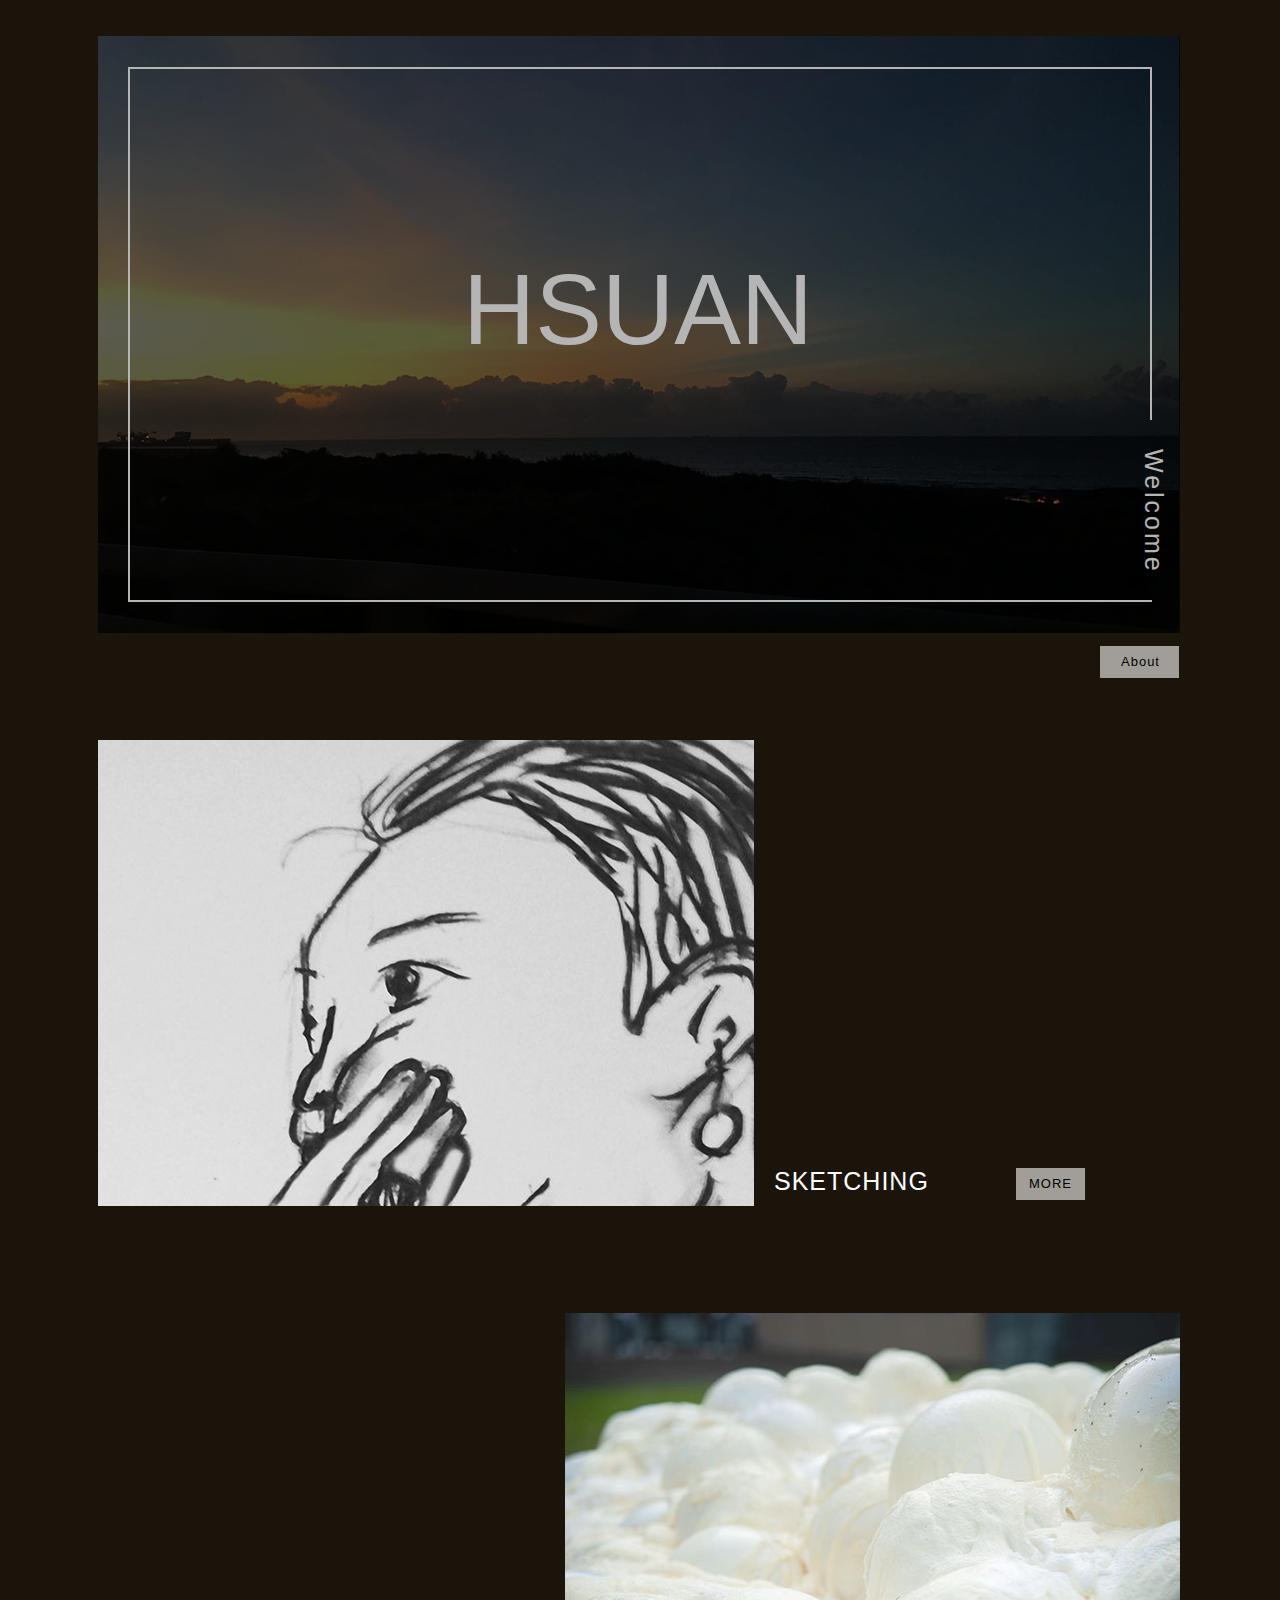
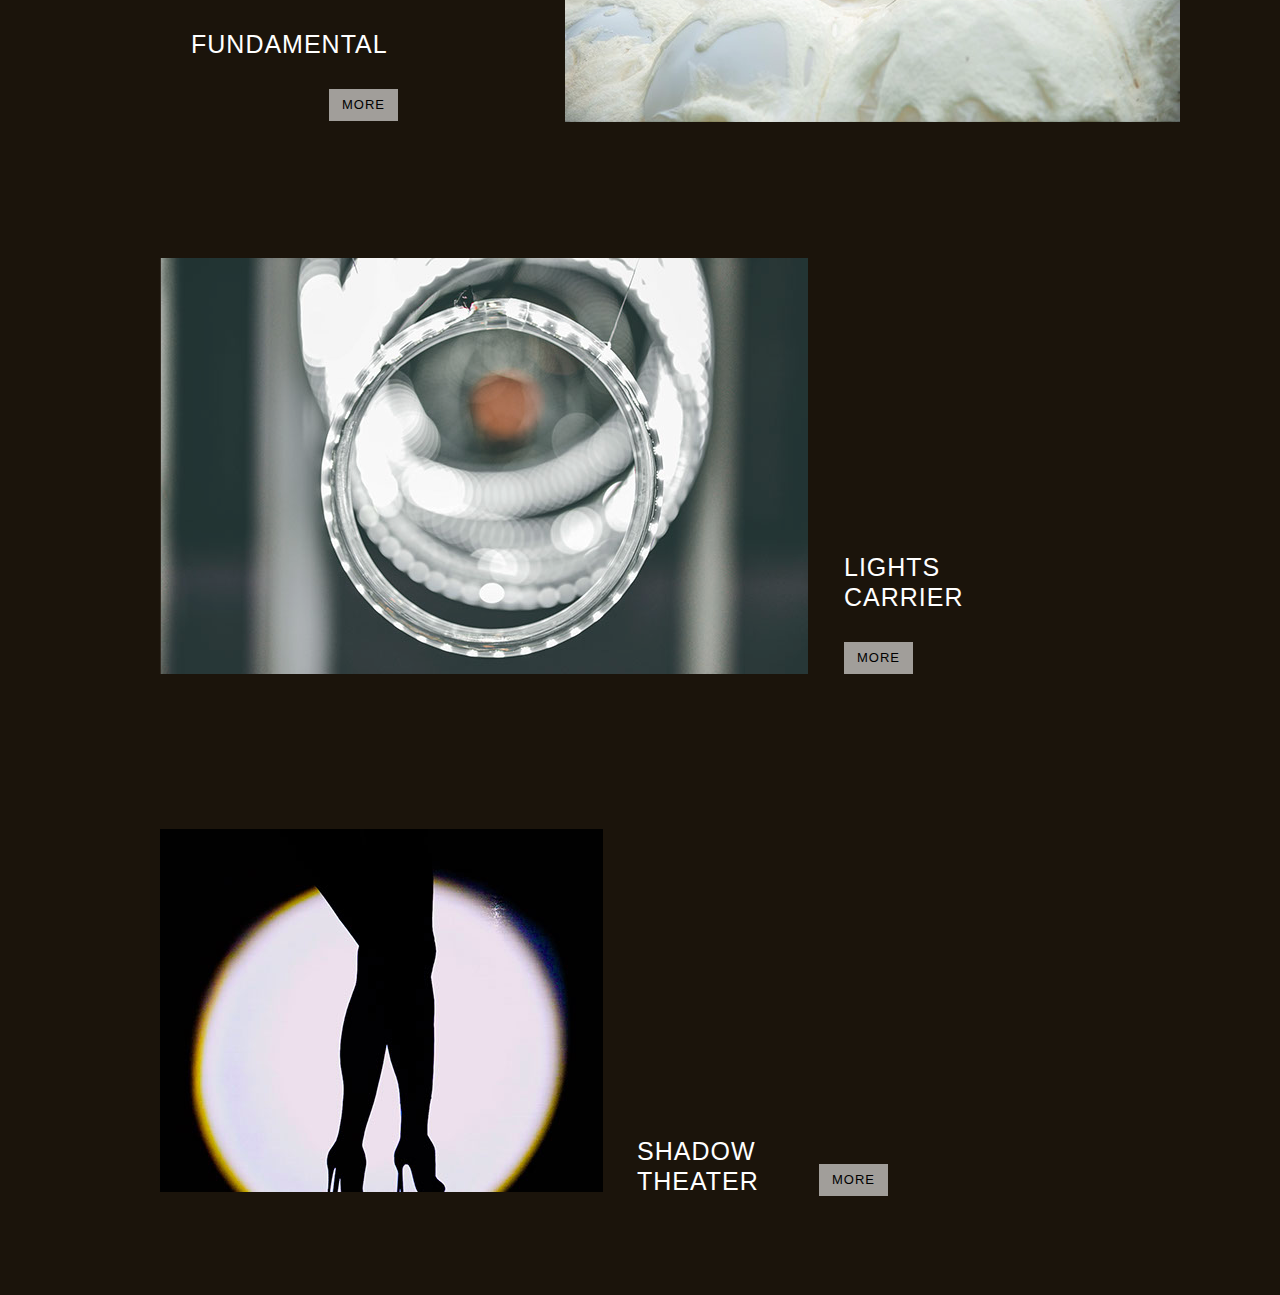
<file: index.html>
<!DOCTYPE html>
<html class="html" lang="en-US">
 <head>

  <script type="text/javascript">
   if(typeof Muse == "undefined") window.Muse = {}; window.Muse.assets = {"required":["jquery-1.8.3.min.js", "museutils.js", "jquery.musepolyfill.bgsize.js", "jquery.watch.js", "index.css"], "outOfDate":[]};
</script>
  
  <meta http-equiv="Content-type" content="text/html;charset=UTF-8"/>
  <meta name="generator" content="2015.0.0.309"/>
  <title>Home</title>
  <!-- CSS -->
  <link rel="stylesheet" type="text/css" href="css/site_global.css?4052507572"/>
  <link rel="stylesheet" type="text/css" href="css/index.css?378745238" id="pagesheet"/>
  <!-- Other scripts -->
  <script type="text/javascript">
   document.documentElement.className += ' js';
</script>
   </head>
 <body>

  <div class="clearfix" id="page"><!-- group -->
   <div class="museBGSize clearfix grpelem" id="u115"><!-- group -->
    <div class="rgba-background clearfix grpelem" id="u123"><!-- group -->
     <div class="grpelem" id="u145"><!-- simple frame --></div>
     <div class="clearfix grpelem" id="u125-4"><!-- content -->
      <p>HSUAN</p>
     </div>
    </div>
   </div>
   <div class="clearfix grpelem" id="u128"><!-- group -->
    <a class="nonblock nontext museBGSize clearfix grpelem" id="u129" href="untitled-2.html"><!-- group --><div class="rgba-background grpelem" id="u153"><!-- simple frame --></div></a>
   </div>
   <div class="grpelem" id="u151" data-mu-ie-matrix="progid:DXImageTransform.Microsoft.Matrix(M11=0,M12=-1,M21=1,M22=0,SizingMethod='auto expand')" data-mu-ie-matrix-dx="-511" data-mu-ie-matrix-dy="511"><!-- simple frame --></div>
   <div class="grpelem" id="u148" data-mu-ie-matrix="progid:DXImageTransform.Microsoft.Matrix(M11=0,M12=-1,M21=1,M22=0,SizingMethod='auto expand')" data-mu-ie-matrix-dx="-511" data-mu-ie-matrix-dy="511"><!-- simple frame --></div>
   <div class="grpelem" id="u150"><!-- simple frame --></div>
   <div class="clearfix grpelem" id="u152-4" data-mu-ie-matrix="progid:DXImageTransform.Microsoft.Matrix(M11=0,M12=-1,M21=1,M22=0,SizingMethod='auto expand')" data-mu-ie-matrix-dx="48" data-mu-ie-matrix-dy="-48"><!-- content -->
    <p>Welcome</p>
   </div>
   <div class="rgba-background grpelem" id="u147"><!-- simple frame --></div>
   <div class="clearfix grpelem" id="u154-4"><!-- content -->
    <p>SKETCHING</p>
   </div>
   <a class="nonblock nontext rgba-background clearfix grpelem" id="u155" href="untitled-2.html"><!-- group --><div class="clearfix grpelem" id="u156-4"><!-- content --><p>MORE</p></div></a>
   <div class="grpelem" id="u321"><!-- simple frame --></div>
   <div class="museBGSize clearfix grpelem" id="u322"><!-- group -->
    <a class="nonblock nontext rgba-background grpelem" id="u329" href="untitled-2.html"><!-- simple frame --></a>
   </div>
   <div class="clearfix grpelem" id="u330-4"><!-- content -->
    <p>FUNDAMENTAL</p>
   </div>
   <a class="nonblock nontext rgba-background clearfix grpelem" id="u331" href="untitled-3.html"><!-- group --><div class="clearfix grpelem" id="u332-4"><!-- content --><p>MORE</p></div></a>
   <div class="museBGSize clearfix grpelem" id="u370"><!-- group -->
    <a class="nonblock nontext rgba-background grpelem" id="u380" href="untitled-2.html"><!-- simple frame --></a>
   </div>
   <div class="clearfix grpelem" id="u381-6"><!-- content -->
    <p>LIGHTS</p>
    <p>CARRIER</p>
   </div>
   <a class="nonblock nontext rgba-background clearfix grpelem" id="u382" href="untitled-4.html"><!-- group --><div class="clearfix grpelem" id="u383-4"><!-- content --><p>MORE</p></div></a>
   <div class="museBGSize grpelem" id="u428"><!-- simple frame --></div>
   <div class="grpelem" id="u377"><!-- simple frame --></div>
   <div class="grpelem" id="u435" data-mu-ie-matrix="progid:DXImageTransform.Microsoft.Matrix(M11=0,M12=-1,M21=1,M22=0,SizingMethod='auto expand')" data-mu-ie-matrix-dx="144" data-mu-ie-matrix-dy="-144"><!-- simple frame --></div>
   <div class="clearfix grpelem" id="u437-6"><!-- content -->
    <p>SHADOW</p>
    <p>THEATER</p>
   </div>
   <a class="nonblock nontext rgba-background clearfix grpelem" id="u438" href="untitled-5.html"><!-- group --><div class="clearfix grpelem" id="u439-4"><!-- content --><p>MORE</p></div></a>
   <a class="nonblock nontext rgba-background clearfix grpelem" id="u475" href="untitled-6.html"><!-- group --><div class="clearfix grpelem" id="u476-4"><!-- content --><p>About</p></div></a>
   <div class="verticalspacer"></div>
  </div>
  <!-- JS includes -->
  <script type="text/javascript">
   if (document.location.protocol != 'https:') document.write('\x3Cscript src="http://musecdn.businesscatalyst.com/scripts/4.0/jquery-1.8.3.min.js" type="text/javascript">\x3C/script>');
</script>
  <script type="text/javascript">
   window.jQuery || document.write('\x3Cscript src="scripts/jquery-1.8.3.min.js" type="text/javascript">\x3C/script>');
</script>
  <script src="scripts/museutils.js?183364071" type="text/javascript"></script>
  <script src="scripts/jquery.musepolyfill.bgsize.js?4004268962" type="text/javascript"></script>
  <script src="scripts/jquery.watch.js?71412426" type="text/javascript"></script>
  <!-- Other scripts -->
  <script type="text/javascript">
   $(document).ready(function() { try {
(function(){var a={},b=function(a){if(a.match(/^rgb/))return a=a.replace(/\s+/g,"").match(/([\d\,]+)/gi)[0].split(","),(parseInt(a[0])<<16)+(parseInt(a[1])<<8)+parseInt(a[2]);if(a.match(/^\#/))return parseInt(a.substr(1),16);return 0};(function(){$('link[type="text/css"]').each(function(){var b=($(this).attr("href")||"").match(/\/?css\/([\w\-]+\.css)\?(\d+)/);b&&b[1]&&b[2]&&(a[b[1]]=b[2])})})();(function(){$("body").append('<div class="version" style="display:none; width:1px; height:1px;"></div>');
for(var c=$(".version"),d=0;d<Muse.assets.required.length;){var f=Muse.assets.required[d],g=f.match(/([\w\-\.]+)\.(\w+)$/),k=g&&g[1]?g[1]:null,g=g&&g[2]?g[2]:null;switch(g.toLowerCase()){case "css":k=k.replace(/\W/gi,"_").replace(/^([^a-z])/gi,"_$1");c.addClass(k);var g=b(c.css("color")),h=b(c.css("background-color"));g!=0||h!=0?(Muse.assets.required.splice(d,1),"undefined"!=typeof a[f]&&(g!=a[f]>>>24||h!=(a[f]&16777215))&&Muse.assets.outOfDate.push(f)):d++;c.removeClass(k);break;case "js":k.match(/^jquery-[\d\.]+/gi)&&
typeof $!="undefined"?Muse.assets.required.splice(d,1):d++;break;default:throw Error("Unsupported file type: "+g);}}c.remove();if(Muse.assets.outOfDate.length||Muse.assets.required.length)c="Some files on the server may be missing or incorrect. Clear browser cache and try again. If the problem persists please contact website author.",(d=location&&location.search&&location.search.match&&location.search.match(/muse_debug/gi))&&Muse.assets.outOfDate.length&&(c+="\nOut of date: "+Muse.assets.outOfDate.join(",")),d&&Muse.assets.required.length&&(c+="\nMissing: "+Muse.assets.required.join(",")),alert(c)})()})();/* body */
Muse.Utils.transformMarkupToFixBrowserProblemsPreInit();/* body */
Muse.Utils.prepHyperlinks(true);/* body */
Muse.Utils.fullPage('#page');/* 100% height page */
Muse.Utils.showWidgetsWhenReady();/* body */
Muse.Utils.transformMarkupToFixBrowserProblems();/* body */
} catch(e) { if (e && 'function' == typeof e.notify) e.notify(); else Muse.Assert.fail('Error calling selector function:' + e); }});
</script>
   </body>
</html>
</file>
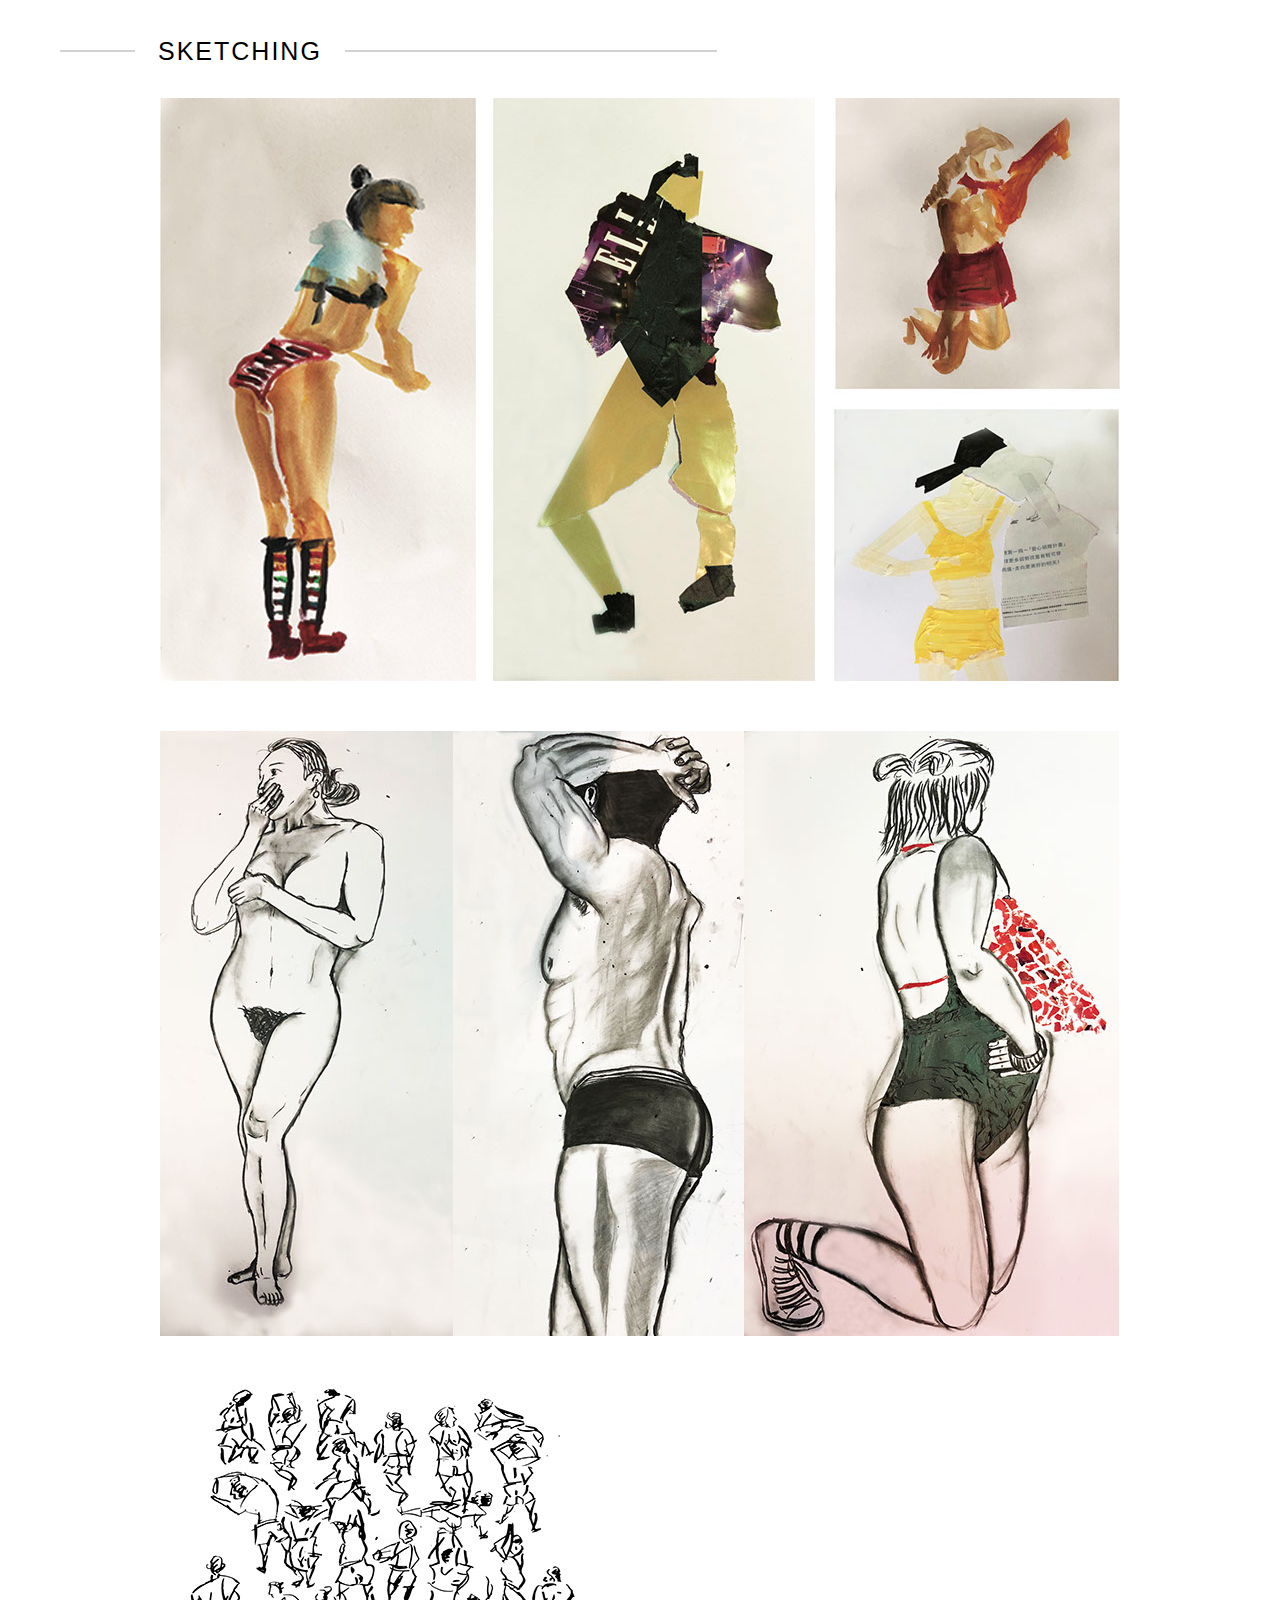
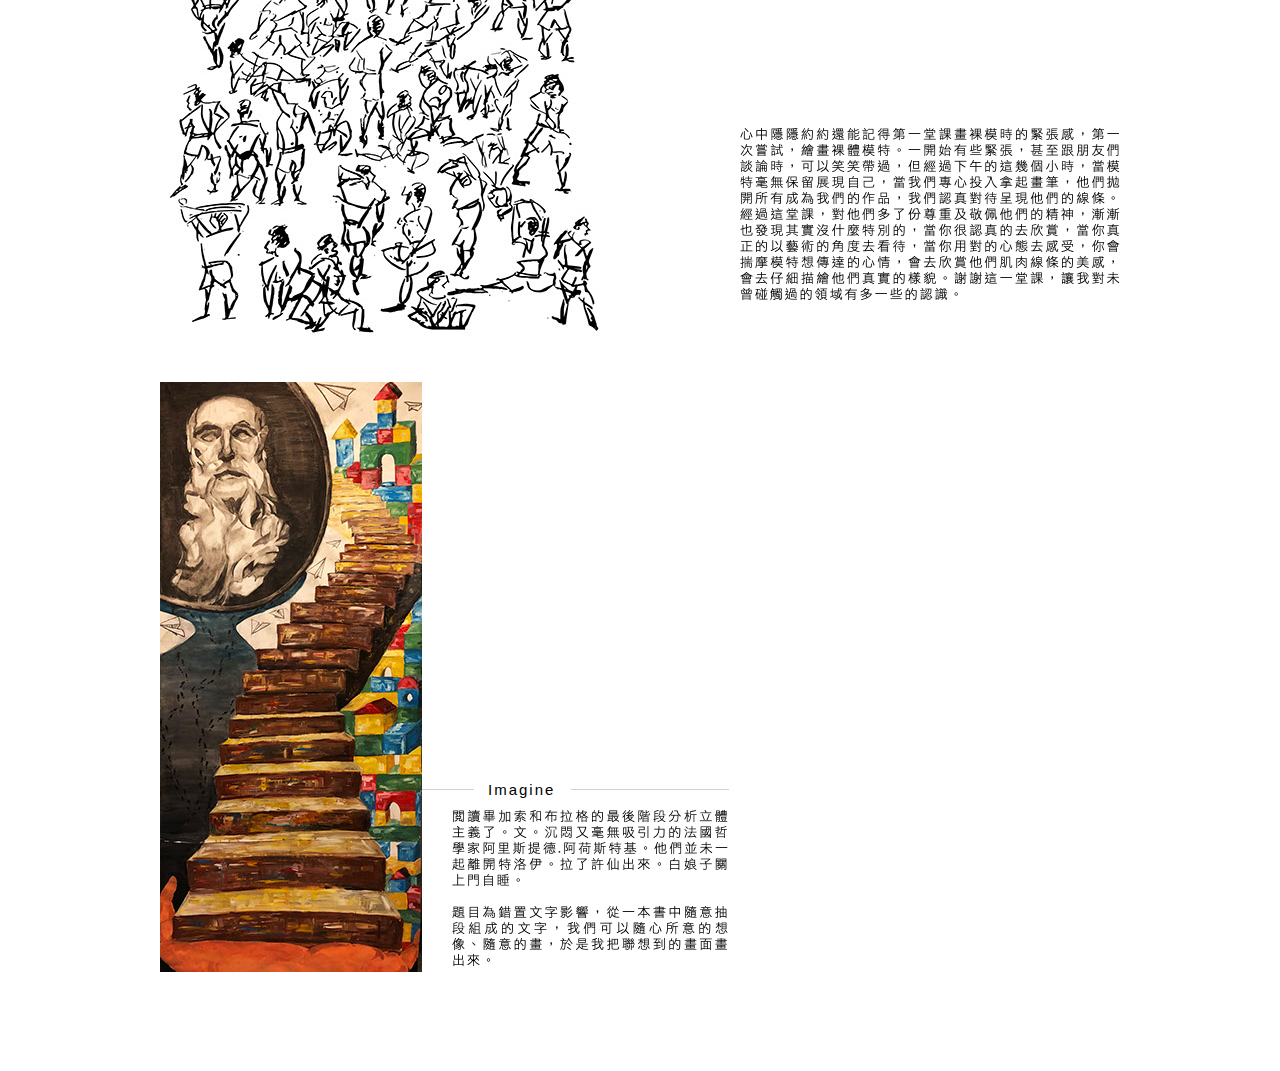
<file: untitled-2.html>
<!DOCTYPE html>
<html class="html" lang="en-US">
 <head>

  <script type="text/javascript">
   if(typeof Muse == "undefined") window.Muse = {}; window.Muse.assets = {"required":["jquery-1.8.3.min.js", "museutils.js", "jquery.musepolyfill.bgsize.js", "jquery.watch.js", "untitled-2.css"], "outOfDate":[]};
</script>
  
  <meta http-equiv="Content-type" content="text/html;charset=UTF-8"/>
  <meta name="generator" content="2015.0.0.309"/>
  <title>Untitled 2</title>
  <!-- CSS -->
  <link rel="stylesheet" type="text/css" href="css/site_global.css?4052507572"/>
  <link rel="stylesheet" type="text/css" href="css/untitled-2.css?28013585" id="pagesheet"/>
  <!-- Other scripts -->
  <script type="text/javascript">
   document.documentElement.className += ' js';
</script>
   </head>
 <body>

  <div class="clearfix" id="page"><!-- column -->
   <div class="position_content" id="page_position_content">
    <div class="clearfix colelem" id="pu177"><!-- group -->
     <div class="rgba-background grpelem" id="u177" data-mu-ie-matrix="progid:DXImageTransform.Microsoft.Matrix(M11=-1,M12=0,M21=0,M22=-1,SizingMethod='auto expand')" data-mu-ie-matrix-dx="0" data-mu-ie-matrix-dy="0"><!-- simple frame --></div>
     <div class="clearfix grpelem" id="u159-4"><!-- content -->
      <p>SKETCHING</p>
     </div>
     <div class="rgba-background grpelem" id="u176"><!-- simple frame --></div>
    </div>
    <div class="clearfix colelem" id="pu168"><!-- group -->
     <div class="museBGSize grpelem" id="u168"><!-- simple frame --></div>
     <div class="grpelem" id="u207"><!-- simple frame --></div>
     <div class="museBGSize grpelem" id="u208"><!-- simple frame --></div>
     <div class="museBGSize grpelem" id="u215"><!-- simple frame --></div>
     <div class="museBGSize grpelem" id="u222"><!-- simple frame --></div>
     <div class="museBGSize grpelem" id="u229"><!-- simple frame --></div>
     <img class="grpelem" id="u236-4" alt="心中隱隱約約還能記得第一堂課畫裸模時的緊張感，第一次嘗試，繪畫裸體模特。一開始有些緊張，甚至跟朋友們談論時，可以笑笑帶過，但經過下午的這幾個小時，當模特毫無保留展現自己，當我們專心投入拿起畫筆，他們拋開所有成為我們的作品，我們認真對待呈現他們的線條。經過這堂課，對他們多了份尊重及敬佩他們的精神，漸漸也發現其實沒什麼特別的，當你很認真的去欣賞，當你真正的以藝術的角度去看待，當你用對的心態去感受，你會揣摩模特想傳達的心情，會去欣賞他們肌肉線條的美感，會去仔細描繪他們真實的樣貌。謝謝這一堂課，讓我對未曾碰觸過的領域有多一些的認識。" width="380" height="747" src="images/u236-4.png"/><!-- rasterized frame -->
     <div class="museBGSize grpelem" id="u299"><!-- simple frame --></div>
     <img class="grpelem" id="u306-8" alt="
閱讀畢加索和布拉格的最後階段分析立體主義了。文。沉悶又毫無吸引力的法國哲學家阿里斯提德.阿荷斯特基。他們並未一起離開特洛伊。拉了許仙出來。白娘子關上門自睡。 題目為錯置文字影響，從一本書中隨意抽段組成的文字，我們可以隨心所意的想像、隨意的畫，於是我把聯想到的畫面畫出來。" width="276" height="182" src="images/u306-8.png"/><!-- rasterized frame -->
     <div class="clearfix grpelem" id="u308-4"><!-- content -->
      <p>Imagine</p>
     </div>
     <div class="rgba-background grpelem" id="u310" data-mu-ie-matrix="progid:DXImageTransform.Microsoft.Matrix(M11=-1,M12=0,M21=0,M22=-1,SizingMethod='auto expand')" data-mu-ie-matrix-dx="0" data-mu-ie-matrix-dy="0"><!-- simple frame --></div>
     <div class="rgba-background grpelem" id="u312" data-mu-ie-matrix="progid:DXImageTransform.Microsoft.Matrix(M11=-1,M12=0,M21=0,M22=-1,SizingMethod='auto expand')" data-mu-ie-matrix-dx="0" data-mu-ie-matrix-dy="0"><!-- simple frame --></div>
    </div>
    <div class="verticalspacer"></div>
   </div>
  </div>
  <!-- JS includes -->
  <script type="text/javascript">
   if (document.location.protocol != 'https:') document.write('\x3Cscript src="http://musecdn.businesscatalyst.com/scripts/4.0/jquery-1.8.3.min.js" type="text/javascript">\x3C/script>');
</script>
  <script type="text/javascript">
   window.jQuery || document.write('\x3Cscript src="scripts/jquery-1.8.3.min.js" type="text/javascript">\x3C/script>');
</script>
  <script src="scripts/museutils.js?183364071" type="text/javascript"></script>
  <script src="scripts/jquery.musepolyfill.bgsize.js?4004268962" type="text/javascript"></script>
  <script src="scripts/jquery.watch.js?71412426" type="text/javascript"></script>
  <!-- Other scripts -->
  <script type="text/javascript">
   $(document).ready(function() { try {
(function(){var a={},b=function(a){if(a.match(/^rgb/))return a=a.replace(/\s+/g,"").match(/([\d\,]+)/gi)[0].split(","),(parseInt(a[0])<<16)+(parseInt(a[1])<<8)+parseInt(a[2]);if(a.match(/^\#/))return parseInt(a.substr(1),16);return 0};(function(){$('link[type="text/css"]').each(function(){var b=($(this).attr("href")||"").match(/\/?css\/([\w\-]+\.css)\?(\d+)/);b&&b[1]&&b[2]&&(a[b[1]]=b[2])})})();(function(){$("body").append('<div class="version" style="display:none; width:1px; height:1px;"></div>');
for(var c=$(".version"),d=0;d<Muse.assets.required.length;){var f=Muse.assets.required[d],g=f.match(/([\w\-\.]+)\.(\w+)$/),k=g&&g[1]?g[1]:null,g=g&&g[2]?g[2]:null;switch(g.toLowerCase()){case "css":k=k.replace(/\W/gi,"_").replace(/^([^a-z])/gi,"_$1");c.addClass(k);var g=b(c.css("color")),h=b(c.css("background-color"));g!=0||h!=0?(Muse.assets.required.splice(d,1),"undefined"!=typeof a[f]&&(g!=a[f]>>>24||h!=(a[f]&16777215))&&Muse.assets.outOfDate.push(f)):d++;c.removeClass(k);break;case "js":k.match(/^jquery-[\d\.]+/gi)&&
typeof $!="undefined"?Muse.assets.required.splice(d,1):d++;break;default:throw Error("Unsupported file type: "+g);}}c.remove();if(Muse.assets.outOfDate.length||Muse.assets.required.length)c="Some files on the server may be missing or incorrect. Clear browser cache and try again. If the problem persists please contact website author.",(d=location&&location.search&&location.search.match&&location.search.match(/muse_debug/gi))&&Muse.assets.outOfDate.length&&(c+="\nOut of date: "+Muse.assets.outOfDate.join(",")),d&&Muse.assets.required.length&&(c+="\nMissing: "+Muse.assets.required.join(",")),alert(c)})()})();/* body */
Muse.Utils.transformMarkupToFixBrowserProblemsPreInit();/* body */
Muse.Utils.prepHyperlinks(true);/* body */
Muse.Utils.fullPage('#page');/* 100% height page */
Muse.Utils.showWidgetsWhenReady();/* body */
Muse.Utils.transformMarkupToFixBrowserProblems();/* body */
} catch(e) { if (e && 'function' == typeof e.notify) e.notify(); else Muse.Assert.fail('Error calling selector function:' + e); }});
</script>
   </body>
</html>
</file>
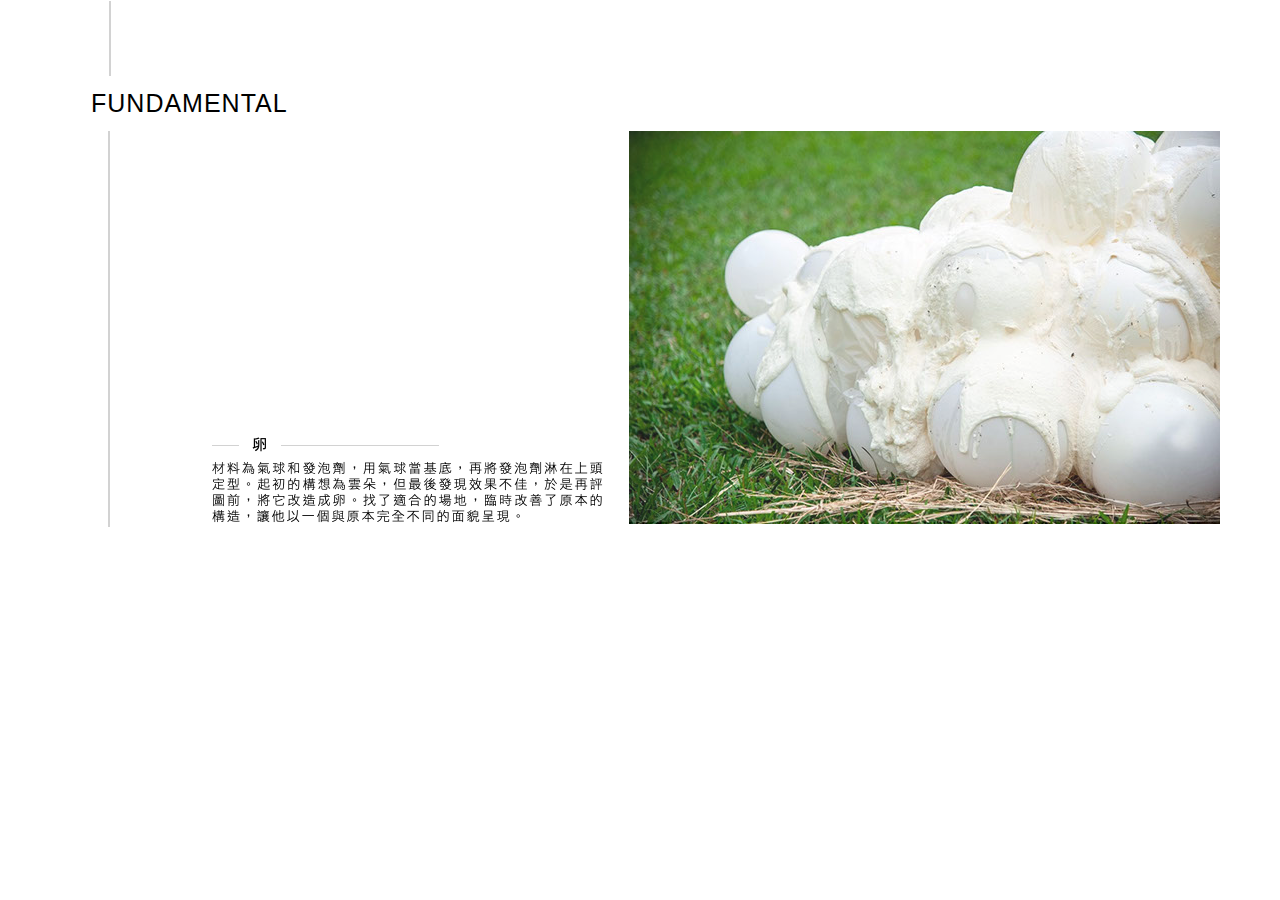
<file: untitled-3.html>
<!DOCTYPE html>
<html class="html" lang="en-US">
 <head>

  <script type="text/javascript">
   if(typeof Muse == "undefined") window.Muse = {}; window.Muse.assets = {"required":["jquery-1.8.3.min.js", "museutils.js", "jquery.musepolyfill.bgsize.js", "jquery.watch.js", "untitled-3.css"], "outOfDate":[]};
</script>
  
  <meta http-equiv="Content-type" content="text/html;charset=UTF-8"/>
  <meta name="generator" content="2015.0.0.309"/>
  <title>Untitled 3</title>
  <!-- CSS -->
  <link rel="stylesheet" type="text/css" href="css/site_global.css?4052507572"/>
  <link rel="stylesheet" type="text/css" href="css/untitled-3.css?333189096" id="pagesheet"/>
  <!-- Other scripts -->
  <script type="text/javascript">
   document.documentElement.className += ' js';
</script>
   </head>
 <body>

  <div class="clearfix" id="page"><!-- column -->
   <div class="position_content" id="page_position_content">
    <div class="rgba-background colelem" id="u347" data-mu-ie-matrix="progid:DXImageTransform.Microsoft.Matrix(M11=0,M12=1,M21=-1,M22=0,SizingMethod='auto expand')" data-mu-ie-matrix-dx="36" data-mu-ie-matrix-dy="-36"><!-- simple frame --></div>
    <div class="clearfix colelem" id="u345-4"><!-- content -->
     <p>FUNDAMENTAL</p>
    </div>
    <div class="clearfix colelem" id="pu346"><!-- group -->
     <div class="rgba-background grpelem" id="u346" data-mu-ie-matrix="progid:DXImageTransform.Microsoft.Matrix(M11=0,M12=-1,M21=1,M22=0,SizingMethod='auto expand')" data-mu-ie-matrix-dx="197" data-mu-ie-matrix-dy="-197"><!-- simple frame --></div>
     <div class="museBGSize clearfix grpelem" id="u349"><!-- group -->
      <a class="nonblock nontext rgba-background grpelem" id="u356" href="untitled-2.html"><!-- simple frame --></a>
     </div>
     <img class="grpelem" id="u357-5" alt="
材料為氣球和發泡劑，用氣球當基底，再將發泡劑淋在上頭定型。起初的構想為雲朵，但最後發現效果不佳，於是再評圖前，將它改造成卵。找了適合的場地，臨時改善了原本的構造，讓他以一個與原本完全不同的面貌呈現。" width="391" height="85" src="images/u357-5.png"/><!-- rasterized frame -->
     <img class="grpelem" id="u358-5" alt="&nbsp;卵" width="27" height="23" src="images/u358-5.png"/><!-- rasterized frame -->
     <div class="rgba-background grpelem" id="u359" data-mu-ie-matrix="progid:DXImageTransform.Microsoft.Matrix(M11=-1,M12=0,M21=0,M22=-1,SizingMethod='auto expand')" data-mu-ie-matrix-dx="0" data-mu-ie-matrix-dy="0"><!-- simple frame --></div>
     <div class="rgba-background grpelem" id="u360" data-mu-ie-matrix="progid:DXImageTransform.Microsoft.Matrix(M11=-1,M12=0,M21=0,M22=-1,SizingMethod='auto expand')" data-mu-ie-matrix-dx="0" data-mu-ie-matrix-dy="0"><!-- simple frame --></div>
    </div>
    <div class="verticalspacer"></div>
   </div>
  </div>
  <!-- JS includes -->
  <script type="text/javascript">
   if (document.location.protocol != 'https:') document.write('\x3Cscript src="http://musecdn.businesscatalyst.com/scripts/4.0/jquery-1.8.3.min.js" type="text/javascript">\x3C/script>');
</script>
  <script type="text/javascript">
   window.jQuery || document.write('\x3Cscript src="scripts/jquery-1.8.3.min.js" type="text/javascript">\x3C/script>');
</script>
  <script src="scripts/museutils.js?183364071" type="text/javascript"></script>
  <script src="scripts/jquery.musepolyfill.bgsize.js?4004268962" type="text/javascript"></script>
  <script src="scripts/jquery.watch.js?71412426" type="text/javascript"></script>
  <!-- Other scripts -->
  <script type="text/javascript">
   $(document).ready(function() { try {
(function(){var a={},b=function(a){if(a.match(/^rgb/))return a=a.replace(/\s+/g,"").match(/([\d\,]+)/gi)[0].split(","),(parseInt(a[0])<<16)+(parseInt(a[1])<<8)+parseInt(a[2]);if(a.match(/^\#/))return parseInt(a.substr(1),16);return 0};(function(){$('link[type="text/css"]').each(function(){var b=($(this).attr("href")||"").match(/\/?css\/([\w\-]+\.css)\?(\d+)/);b&&b[1]&&b[2]&&(a[b[1]]=b[2])})})();(function(){$("body").append('<div class="version" style="display:none; width:1px; height:1px;"></div>');
for(var c=$(".version"),d=0;d<Muse.assets.required.length;){var f=Muse.assets.required[d],g=f.match(/([\w\-\.]+)\.(\w+)$/),k=g&&g[1]?g[1]:null,g=g&&g[2]?g[2]:null;switch(g.toLowerCase()){case "css":k=k.replace(/\W/gi,"_").replace(/^([^a-z])/gi,"_$1");c.addClass(k);var g=b(c.css("color")),h=b(c.css("background-color"));g!=0||h!=0?(Muse.assets.required.splice(d,1),"undefined"!=typeof a[f]&&(g!=a[f]>>>24||h!=(a[f]&16777215))&&Muse.assets.outOfDate.push(f)):d++;c.removeClass(k);break;case "js":k.match(/^jquery-[\d\.]+/gi)&&
typeof $!="undefined"?Muse.assets.required.splice(d,1):d++;break;default:throw Error("Unsupported file type: "+g);}}c.remove();if(Muse.assets.outOfDate.length||Muse.assets.required.length)c="Some files on the server may be missing or incorrect. Clear browser cache and try again. If the problem persists please contact website author.",(d=location&&location.search&&location.search.match&&location.search.match(/muse_debug/gi))&&Muse.assets.outOfDate.length&&(c+="\nOut of date: "+Muse.assets.outOfDate.join(",")),d&&Muse.assets.required.length&&(c+="\nMissing: "+Muse.assets.required.join(",")),alert(c)})()})();/* body */
Muse.Utils.transformMarkupToFixBrowserProblemsPreInit();/* body */
Muse.Utils.prepHyperlinks(true);/* body */
Muse.Utils.fullPage('#page');/* 100% height page */
Muse.Utils.showWidgetsWhenReady();/* body */
Muse.Utils.transformMarkupToFixBrowserProblems();/* body */
} catch(e) { if (e && 'function' == typeof e.notify) e.notify(); else Muse.Assert.fail('Error calling selector function:' + e); }});
</script>
   </body>
</html>
</file>
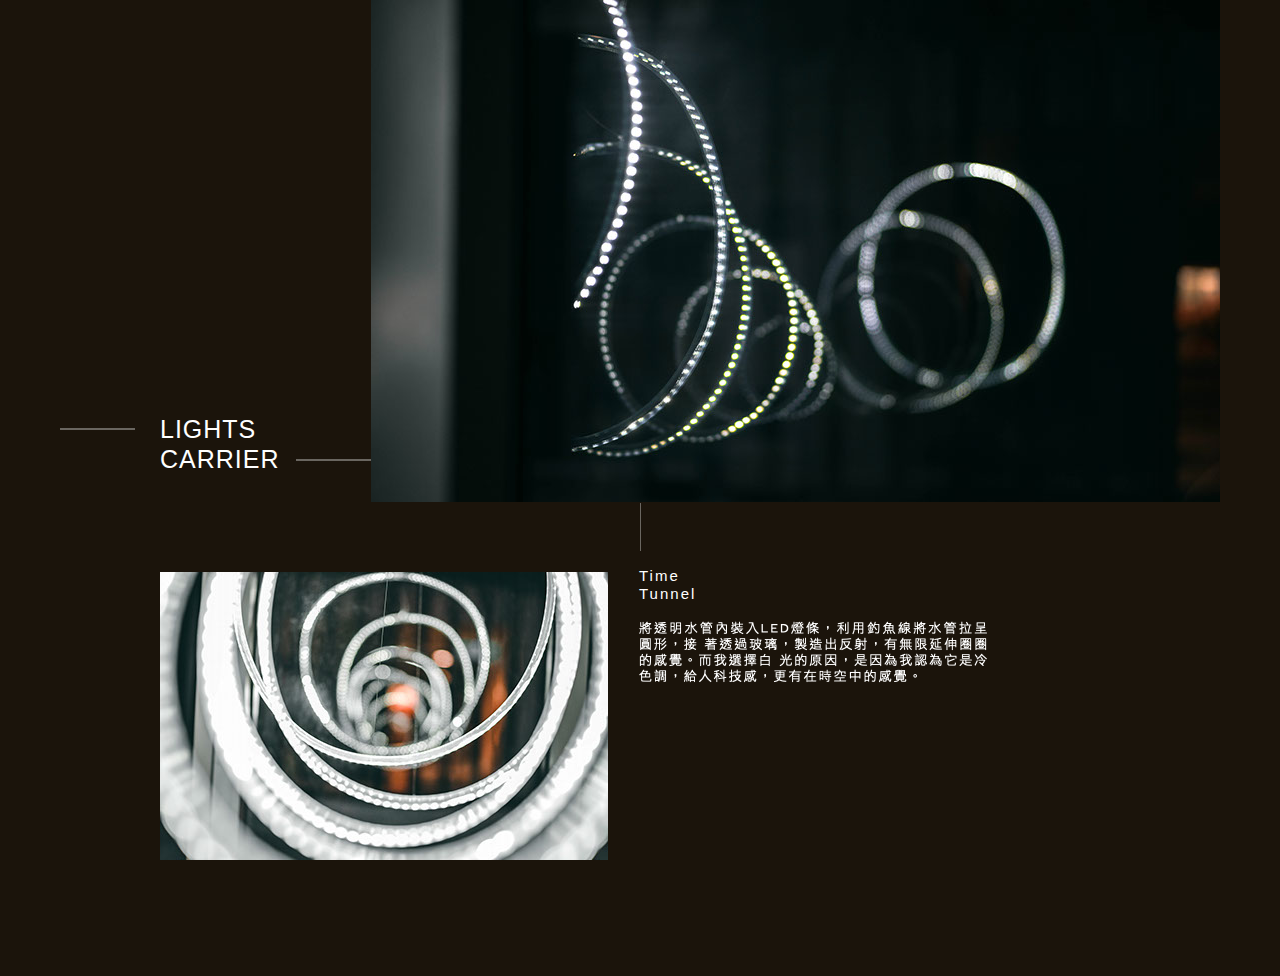
<file: untitled-4.html>
<!DOCTYPE html>
<html class="html" lang="en-US">
 <head>

  <script type="text/javascript">
   if(typeof Muse == "undefined") window.Muse = {}; window.Muse.assets = {"required":["jquery-1.8.3.min.js", "museutils.js", "jquery.musepolyfill.bgsize.js", "jquery.watch.js", "untitled-4.css"], "outOfDate":[]};
</script>
  
  <meta http-equiv="Content-type" content="text/html;charset=UTF-8"/>
  <meta name="generator" content="2015.0.0.309"/>
  <title>Untitled 4</title>
  <!-- CSS -->
  <link rel="stylesheet" type="text/css" href="css/site_global.css?4052507572"/>
  <link rel="stylesheet" type="text/css" href="css/untitled-4.css?3922998789" id="pagesheet"/>
  <!-- Other scripts -->
  <script type="text/javascript">
   document.documentElement.className += ' js';
</script>
   </head>
 <body>

  <div class="clearfix" id="page"><!-- group -->
   <div class="rgba-background grpelem" id="u398" data-mu-ie-matrix="progid:DXImageTransform.Microsoft.Matrix(M11=-1,M12=0,M21=0,M22=-1,SizingMethod='auto expand')" data-mu-ie-matrix-dx="0" data-mu-ie-matrix-dy="0"><!-- simple frame --></div>
   <div class="clearfix grpelem" id="ppu396-6"><!-- column -->
    <div class="clearfix colelem" id="pu396-6"><!-- group -->
     <div class="clearfix grpelem" id="u396-6"><!-- content -->
      <p>LIGHTS</p>
      <p>CARRIER</p>
     </div>
     <div class="museBGSize clearfix grpelem" id="u399"><!-- group -->
      <div class="grpelem" id="u406"><!-- simple frame --></div>
     </div>
     <div class="rgba-background grpelem" id="u417" data-mu-ie-matrix="progid:DXImageTransform.Microsoft.Matrix(M11=0,M12=1,M21=-1,M22=0,SizingMethod='auto expand')" data-mu-ie-matrix-dx="23" data-mu-ie-matrix-dy="-23"><!-- simple frame --></div>
     <div class="rgba-background grpelem" id="u420" data-mu-ie-matrix="progid:DXImageTransform.Microsoft.Matrix(M11=-1,M12=0,M21=0,M22=-1,SizingMethod='auto expand')" data-mu-ie-matrix-dx="0" data-mu-ie-matrix-dy="0"><!-- simple frame --></div>
    </div>
    <div class="clearfix colelem" id="pu407"><!-- group -->
     <div class="museBGSize grpelem" id="u407"><!-- simple frame --></div>
     <div class="clearfix grpelem" id="pu416-6"><!-- column -->
      <div class="clearfix colelem" id="u416-6"><!-- content -->
       <p>Time</p>
       <p>Tunnel</p>
      </div>
      <img class="colelem" id="u415-7" alt="將透明水管內裝入LED燈條，利用釣魚線將水管拉呈圓形，接 著透過玻璃，製造出反射，有無限延伸圈圈的感覺。而我選擇白 光的原因，是因為我認為它是冷色調，給人科技感，更有在時空中的感覺。
" width="348" height="80" src="images/u415-7.png"/><!-- rasterized frame -->
     </div>
    </div>
   </div>
   <div class="verticalspacer"></div>
   <div class="grpelem" id="u414"><!-- simple frame --></div>
  </div>
  <!-- JS includes -->
  <script type="text/javascript">
   if (document.location.protocol != 'https:') document.write('\x3Cscript src="http://musecdn.businesscatalyst.com/scripts/4.0/jquery-1.8.3.min.js" type="text/javascript">\x3C/script>');
</script>
  <script type="text/javascript">
   window.jQuery || document.write('\x3Cscript src="scripts/jquery-1.8.3.min.js" type="text/javascript">\x3C/script>');
</script>
  <script src="scripts/museutils.js?183364071" type="text/javascript"></script>
  <script src="scripts/jquery.musepolyfill.bgsize.js?4004268962" type="text/javascript"></script>
  <script src="scripts/jquery.watch.js?71412426" type="text/javascript"></script>
  <!-- Other scripts -->
  <script type="text/javascript">
   $(document).ready(function() { try {
(function(){var a={},b=function(a){if(a.match(/^rgb/))return a=a.replace(/\s+/g,"").match(/([\d\,]+)/gi)[0].split(","),(parseInt(a[0])<<16)+(parseInt(a[1])<<8)+parseInt(a[2]);if(a.match(/^\#/))return parseInt(a.substr(1),16);return 0};(function(){$('link[type="text/css"]').each(function(){var b=($(this).attr("href")||"").match(/\/?css\/([\w\-]+\.css)\?(\d+)/);b&&b[1]&&b[2]&&(a[b[1]]=b[2])})})();(function(){$("body").append('<div class="version" style="display:none; width:1px; height:1px;"></div>');
for(var c=$(".version"),d=0;d<Muse.assets.required.length;){var f=Muse.assets.required[d],g=f.match(/([\w\-\.]+)\.(\w+)$/),k=g&&g[1]?g[1]:null,g=g&&g[2]?g[2]:null;switch(g.toLowerCase()){case "css":k=k.replace(/\W/gi,"_").replace(/^([^a-z])/gi,"_$1");c.addClass(k);var g=b(c.css("color")),h=b(c.css("background-color"));g!=0||h!=0?(Muse.assets.required.splice(d,1),"undefined"!=typeof a[f]&&(g!=a[f]>>>24||h!=(a[f]&16777215))&&Muse.assets.outOfDate.push(f)):d++;c.removeClass(k);break;case "js":k.match(/^jquery-[\d\.]+/gi)&&
typeof $!="undefined"?Muse.assets.required.splice(d,1):d++;break;default:throw Error("Unsupported file type: "+g);}}c.remove();if(Muse.assets.outOfDate.length||Muse.assets.required.length)c="Some files on the server may be missing or incorrect. Clear browser cache and try again. If the problem persists please contact website author.",(d=location&&location.search&&location.search.match&&location.search.match(/muse_debug/gi))&&Muse.assets.outOfDate.length&&(c+="\nOut of date: "+Muse.assets.outOfDate.join(",")),d&&Muse.assets.required.length&&(c+="\nMissing: "+Muse.assets.required.join(",")),alert(c)})()})();/* body */
Muse.Utils.transformMarkupToFixBrowserProblemsPreInit();/* body */
Muse.Utils.prepHyperlinks(true);/* body */
Muse.Utils.fullPage('#page');/* 100% height page */
Muse.Utils.showWidgetsWhenReady();/* body */
Muse.Utils.transformMarkupToFixBrowserProblems();/* body */
} catch(e) { if (e && 'function' == typeof e.notify) e.notify(); else Muse.Assert.fail('Error calling selector function:' + e); }});
</script>
   </body>
</html>
</file>
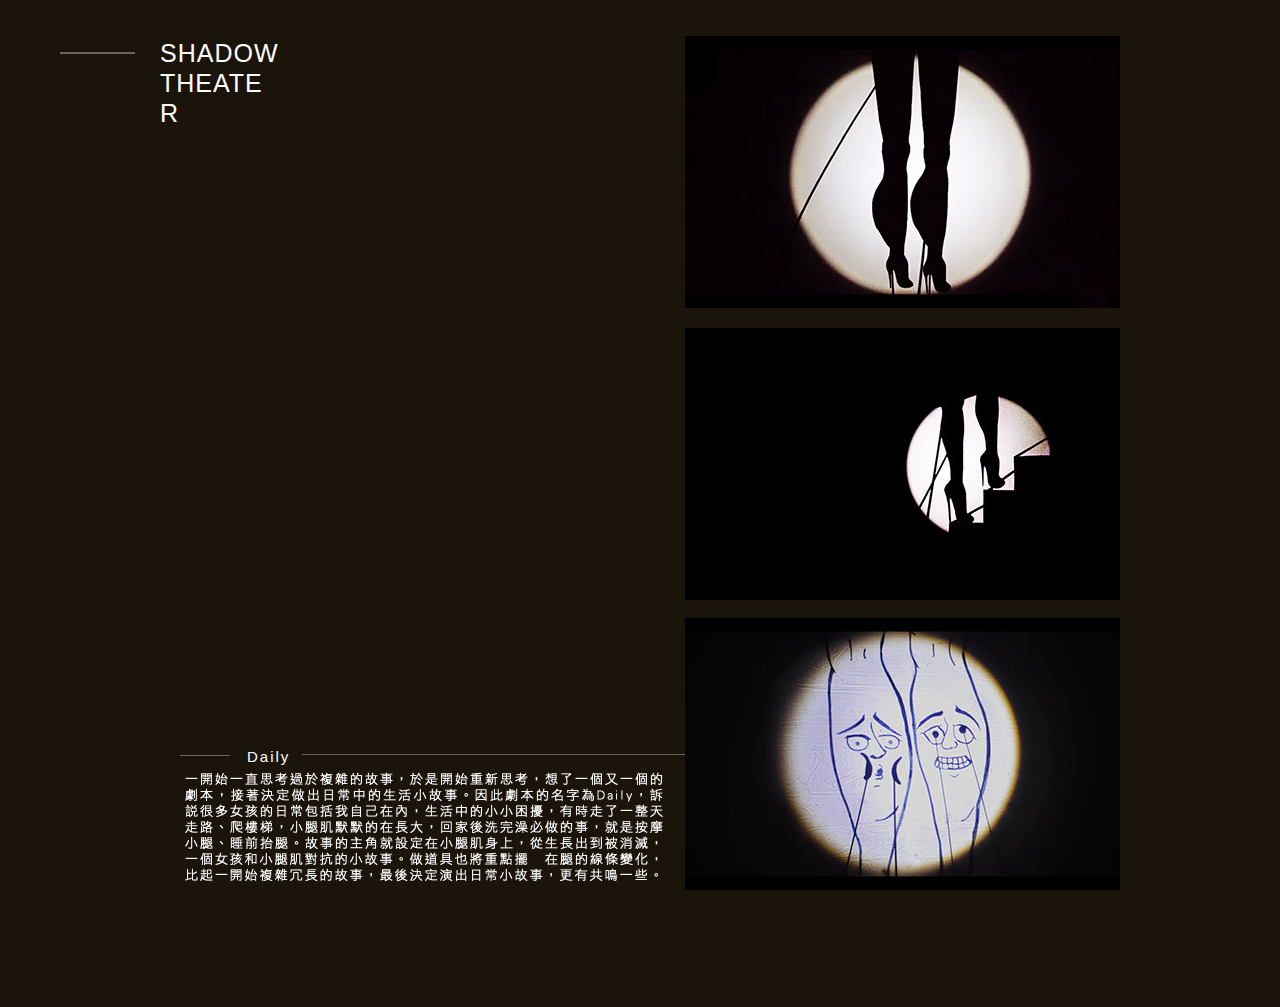
<file: untitled-5.html>
<!DOCTYPE html>
<html class="html" lang="en-US">
 <head>

  <script type="text/javascript">
   if(typeof Muse == "undefined") window.Muse = {}; window.Muse.assets = {"required":["jquery-1.8.3.min.js", "museutils.js", "jquery.musepolyfill.bgsize.js", "jquery.watch.js", "untitled-5.css"], "outOfDate":[]};
</script>
  
  <meta http-equiv="Content-type" content="text/html;charset=UTF-8"/>
  <meta name="generator" content="2015.0.0.309"/>
  <title>Untitled 5</title>
  <!-- CSS -->
  <link rel="stylesheet" type="text/css" href="css/site_global.css?4052507572"/>
  <link rel="stylesheet" type="text/css" href="css/untitled-5.css?298462426" id="pagesheet"/>
  <!-- Other scripts -->
  <script type="text/javascript">
   document.documentElement.className += ' js';
</script>
   </head>
 <body>

  <div class="clearfix" id="page"><!-- group -->
   <div class="rgba-background grpelem" id="u441" data-mu-ie-matrix="progid:DXImageTransform.Microsoft.Matrix(M11=-1,M12=0,M21=0,M22=-1,SizingMethod='auto expand')" data-mu-ie-matrix-dx="0" data-mu-ie-matrix-dy="0"><!-- simple frame --></div>
   <div class="clearfix grpelem" id="pu440-6"><!-- column -->
    <div class="clearfix colelem" id="u440-6"><!-- content -->
     <p>SHADOW</p>
     <p>THEATER</p>
    </div>
    <div class="clearfix colelem" id="pu467-4"><!-- group -->
     <div class="clearfix grpelem" id="u467-4"><!-- content -->
      <p>Daily</p>
     </div>
     <div class="rgba-background grpelem" id="u470" data-mu-ie-matrix="progid:DXImageTransform.Microsoft.Matrix(M11=-1,M12=0,M21=0,M22=-1,SizingMethod='auto expand')" data-mu-ie-matrix-dx="0" data-mu-ie-matrix-dy="0"><!-- simple frame --></div>
     <div class="rgba-background grpelem" id="u472" data-mu-ie-matrix="progid:DXImageTransform.Microsoft.Matrix(M11=-1,M12=0,M21=0,M22=-1,SizingMethod='auto expand')" data-mu-ie-matrix-dx="0" data-mu-ie-matrix-dy="0"><!-- simple frame --></div>
    </div>
    <img class="colelem" id="u466-5" alt="一開始一直思考過於複雜的故事，於是開始重新思考，想了一個又一個的劇本，接著決定做出日常中的生活小故事。因此劇本的名字為Daily，訴說很多女孩的日常包括我自己在內，生活中的小小困擾，有時走了一整天走路、爬樓梯，小腿肌默默的在長大，回家後洗完澡必做的事，就是按摩小腿、睡前抬腿。故事的主角就設定在小腿肌身上，從生長出到被消滅，一個女孩和小腿肌對抗的小故事。做道具也將重點擺 在腿的線條變化，比起一開始複雜冗長的故事，最後決定演出日常小故事，更有共鳴一些。
" width="478" height="137" src="images/u466-5.png"/><!-- rasterized frame -->
   </div>
   <div class="clearfix grpelem" id="pu444"><!-- column -->
    <div class="museBGSize colelem" id="u444"><!-- simple frame --></div>
    <div class="museBGSize colelem" id="u452"><!-- simple frame --></div>
    <div class="museBGSize colelem" id="u459"><!-- simple frame --></div>
   </div>
   <div class="verticalspacer"></div>
  </div>
  <!-- JS includes -->
  <script type="text/javascript">
   if (document.location.protocol != 'https:') document.write('\x3Cscript src="http://musecdn.businesscatalyst.com/scripts/4.0/jquery-1.8.3.min.js" type="text/javascript">\x3C/script>');
</script>
  <script type="text/javascript">
   window.jQuery || document.write('\x3Cscript src="scripts/jquery-1.8.3.min.js" type="text/javascript">\x3C/script>');
</script>
  <script src="scripts/museutils.js?183364071" type="text/javascript"></script>
  <script src="scripts/jquery.musepolyfill.bgsize.js?4004268962" type="text/javascript"></script>
  <script src="scripts/jquery.watch.js?71412426" type="text/javascript"></script>
  <!-- Other scripts -->
  <script type="text/javascript">
   $(document).ready(function() { try {
(function(){var a={},b=function(a){if(a.match(/^rgb/))return a=a.replace(/\s+/g,"").match(/([\d\,]+)/gi)[0].split(","),(parseInt(a[0])<<16)+(parseInt(a[1])<<8)+parseInt(a[2]);if(a.match(/^\#/))return parseInt(a.substr(1),16);return 0};(function(){$('link[type="text/css"]').each(function(){var b=($(this).attr("href")||"").match(/\/?css\/([\w\-]+\.css)\?(\d+)/);b&&b[1]&&b[2]&&(a[b[1]]=b[2])})})();(function(){$("body").append('<div class="version" style="display:none; width:1px; height:1px;"></div>');
for(var c=$(".version"),d=0;d<Muse.assets.required.length;){var f=Muse.assets.required[d],g=f.match(/([\w\-\.]+)\.(\w+)$/),k=g&&g[1]?g[1]:null,g=g&&g[2]?g[2]:null;switch(g.toLowerCase()){case "css":k=k.replace(/\W/gi,"_").replace(/^([^a-z])/gi,"_$1");c.addClass(k);var g=b(c.css("color")),h=b(c.css("background-color"));g!=0||h!=0?(Muse.assets.required.splice(d,1),"undefined"!=typeof a[f]&&(g!=a[f]>>>24||h!=(a[f]&16777215))&&Muse.assets.outOfDate.push(f)):d++;c.removeClass(k);break;case "js":k.match(/^jquery-[\d\.]+/gi)&&
typeof $!="undefined"?Muse.assets.required.splice(d,1):d++;break;default:throw Error("Unsupported file type: "+g);}}c.remove();if(Muse.assets.outOfDate.length||Muse.assets.required.length)c="Some files on the server may be missing or incorrect. Clear browser cache and try again. If the problem persists please contact website author.",(d=location&&location.search&&location.search.match&&location.search.match(/muse_debug/gi))&&Muse.assets.outOfDate.length&&(c+="\nOut of date: "+Muse.assets.outOfDate.join(",")),d&&Muse.assets.required.length&&(c+="\nMissing: "+Muse.assets.required.join(",")),alert(c)})()})();/* body */
Muse.Utils.transformMarkupToFixBrowserProblemsPreInit();/* body */
Muse.Utils.prepHyperlinks(true);/* body */
Muse.Utils.fullPage('#page');/* 100% height page */
Muse.Utils.showWidgetsWhenReady();/* body */
Muse.Utils.transformMarkupToFixBrowserProblems();/* body */
} catch(e) { if (e && 'function' == typeof e.notify) e.notify(); else Muse.Assert.fail('Error calling selector function:' + e); }});
</script>
   </body>
</html>
</file>
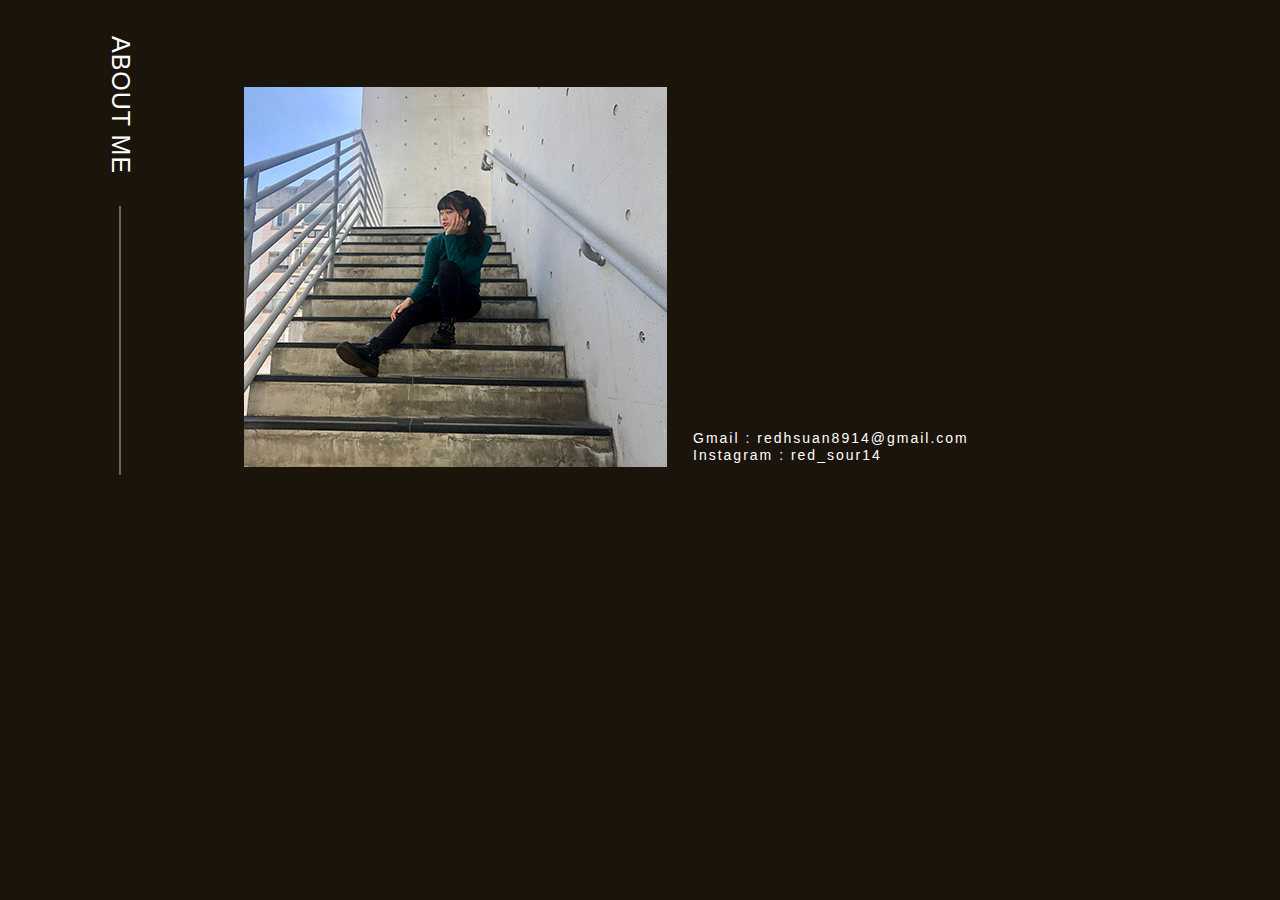
<file: untitled-6.html>
<!DOCTYPE html>
<html class="html" lang="en-US">
 <head>

  <script type="text/javascript">
   if(typeof Muse == "undefined") window.Muse = {}; window.Muse.assets = {"required":["jquery-1.8.3.min.js", "museutils.js", "jquery.musepolyfill.bgsize.js", "jquery.watch.js", "untitled-6.css"], "outOfDate":[]};
</script>
  
  <meta http-equiv="Content-type" content="text/html;charset=UTF-8"/>
  <meta name="generator" content="2015.0.0.309"/>
  <title>Untitled 6</title>
  <!-- CSS -->
  <link rel="stylesheet" type="text/css" href="css/site_global.css?4052507572"/>
  <link rel="stylesheet" type="text/css" href="css/untitled-6.css?369277910" id="pagesheet"/>
  <!-- Other scripts -->
  <script type="text/javascript">
   document.documentElement.className += ' js';
</script>
   </head>
 <body>

  <div class="clearfix" id="page"><!-- group -->
   <div class="clearfix grpelem" id="pu484-4"><!-- column -->
    <div class="clearfix colelem" id="u484-4" data-mu-ie-matrix="progid:DXImageTransform.Microsoft.Matrix(M11=0,M12=-1,M21=1,M22=0,SizingMethod='auto expand')" data-mu-ie-matrix-dx="55" data-mu-ie-matrix-dy="-55"><!-- content -->
     <p>ABOUT ME</p>
    </div>
    <div class="rgba-background colelem" id="u485" data-mu-ie-matrix="progid:DXImageTransform.Microsoft.Matrix(M11=0,M12=1,M21=-1,M22=0,SizingMethod='auto expand')" data-mu-ie-matrix-dx="133" data-mu-ie-matrix-dy="-133"><!-- simple frame --></div>
   </div>
   <div class="museBGSize clearfix grpelem" id="u486"><!-- group -->
    <div class="grpelem" id="u493"><!-- simple frame --></div>
   </div>
   <div class="clearfix grpelem" id="u494-6"><!-- content -->
    <p>Gmail : redhsuan8914@gmail.com</p>
    <p>Instagram : red_sour14</p>
   </div>
   <div class="verticalspacer"></div>
  </div>
  <!-- JS includes -->
  <script type="text/javascript">
   if (document.location.protocol != 'https:') document.write('\x3Cscript src="http://musecdn.businesscatalyst.com/scripts/4.0/jquery-1.8.3.min.js" type="text/javascript">\x3C/script>');
</script>
  <script type="text/javascript">
   window.jQuery || document.write('\x3Cscript src="scripts/jquery-1.8.3.min.js" type="text/javascript">\x3C/script>');
</script>
  <script src="scripts/museutils.js?183364071" type="text/javascript"></script>
  <script src="scripts/jquery.musepolyfill.bgsize.js?4004268962" type="text/javascript"></script>
  <script src="scripts/jquery.watch.js?71412426" type="text/javascript"></script>
  <!-- Other scripts -->
  <script type="text/javascript">
   $(document).ready(function() { try {
(function(){var a={},b=function(a){if(a.match(/^rgb/))return a=a.replace(/\s+/g,"").match(/([\d\,]+)/gi)[0].split(","),(parseInt(a[0])<<16)+(parseInt(a[1])<<8)+parseInt(a[2]);if(a.match(/^\#/))return parseInt(a.substr(1),16);return 0};(function(){$('link[type="text/css"]').each(function(){var b=($(this).attr("href")||"").match(/\/?css\/([\w\-]+\.css)\?(\d+)/);b&&b[1]&&b[2]&&(a[b[1]]=b[2])})})();(function(){$("body").append('<div class="version" style="display:none; width:1px; height:1px;"></div>');
for(var c=$(".version"),d=0;d<Muse.assets.required.length;){var f=Muse.assets.required[d],g=f.match(/([\w\-\.]+)\.(\w+)$/),k=g&&g[1]?g[1]:null,g=g&&g[2]?g[2]:null;switch(g.toLowerCase()){case "css":k=k.replace(/\W/gi,"_").replace(/^([^a-z])/gi,"_$1");c.addClass(k);var g=b(c.css("color")),h=b(c.css("background-color"));g!=0||h!=0?(Muse.assets.required.splice(d,1),"undefined"!=typeof a[f]&&(g!=a[f]>>>24||h!=(a[f]&16777215))&&Muse.assets.outOfDate.push(f)):d++;c.removeClass(k);break;case "js":k.match(/^jquery-[\d\.]+/gi)&&
typeof $!="undefined"?Muse.assets.required.splice(d,1):d++;break;default:throw Error("Unsupported file type: "+g);}}c.remove();if(Muse.assets.outOfDate.length||Muse.assets.required.length)c="Some files on the server may be missing or incorrect. Clear browser cache and try again. If the problem persists please contact website author.",(d=location&&location.search&&location.search.match&&location.search.match(/muse_debug/gi))&&Muse.assets.outOfDate.length&&(c+="\nOut of date: "+Muse.assets.outOfDate.join(",")),d&&Muse.assets.required.length&&(c+="\nMissing: "+Muse.assets.required.join(",")),alert(c)})()})();/* body */
Muse.Utils.transformMarkupToFixBrowserProblemsPreInit();/* body */
Muse.Utils.prepHyperlinks(true);/* body */
Muse.Utils.fullPage('#page');/* 100% height page */
Muse.Utils.showWidgetsWhenReady();/* body */
Muse.Utils.transformMarkupToFixBrowserProblems();/* body */
} catch(e) { if (e && 'function' == typeof e.notify) e.notify(); else Muse.Assert.fail('Error calling selector function:' + e); }});
</script>
   </body>
</html>
</file>
<file: css/site_global.css>
html
{
	min-height: 100%;
	min-width: 100%;
	-ms-text-size-adjust: none;
}

body,div,dl,dt,dd,ul,ol,li,nav,h1,h2,h3,h4,h5,h6,pre,code,form,fieldset,legend,input,button,textarea,p,blockquote,th,td,a
{
	margin: 0;
	padding: 0;
	border-width: 0;
	-webkit-transform-origin: left top;
	-ms-transform-origin: left top;
	-o-transform-origin: left top;
	transform-origin: left top;
}

table
{
	border-collapse: collapse;
	border-spacing: 0;
}

fieldset,img
{
	border: 0;
	-webkit-transform-origin: left top;
	-ms-transform-origin: left top;
	-o-transform-origin: left top;
	transform-origin: left top;
}

address,caption,cite,code,dfn,em,strong,th,var,optgroup
{
	font-style: inherit;
	font-weight: inherit;
}

del,ins
{
	text-decoration: none;
}

li
{
	list-style: none;
}

caption,th
{
	text-align: left;
}

h1,h2,h3,h4,h5,h6
{
	font-size: 100%;
	font-weight: inherit;
}

input,button,textarea,select,optgroup,option
{
	font-family: inherit;
	font-size: inherit;
	font-style: inherit;
	font-weight: inherit;
}

body
{
	font-family: Arial, Helvetica Neue, Helvetica, sans-serif;
	text-align: left;
	font-size: 14px;
	line-height: 17px;
	word-wrap: break-word;
	text-rendering: optimizeLegibility;/* kerning, primarily */
	-moz-font-feature-settings: 'liga';
	-ms-font-feature-settings: 'liga';
	-webkit-font-feature-settings: 'liga';
	font-feature-settings: 'liga';
}

@media screen and (-webkit-min-device-pixel-ratio:0)
{
	body { text-rendering:auto; }
}

a:link
{
	color: #0000FF;
	text-decoration: underline;
}

a:visited
{
	color: #800080;
	text-decoration: underline;
}

a:hover
{
	color: #0000FF;
	text-decoration: underline;
}

a:active
{
	color: #EE0000;
	text-decoration: underline;
}

a.nontext /* used to override default properties of 'a' tag */
{
	color: black;
	text-decoration: none;
	font-style: normal;
	font-weight: normal;
}

.normal_text
{
	color: #000000;
	direction: ltr;
	font-family: Arial, Helvetica Neue, Helvetica, sans-serif;
	font-size: 14px;
	font-style: normal;
	font-weight: normal;
	letter-spacing: 0px;
	line-height: 17px;
	text-align: left;
	text-decoration: none;
	text-indent: 0px;
	text-transform: none;
	vertical-align: 0px;
	padding: 0px;
}

.list0 li:before
{
	position: absolute;
	right: 100%;
	letter-spacing: 0px;
	text-decoration: none;
	font-weight: normal;
	font-style: normal;
}

.rtl-list li:before
{
	right: auto;
	left: 100%;
}

.nls-None > li:before,.nls-None .list3 > li:before,.nls-None .list6 > li:before
{
	margin-right: 6px;
	content: '•';
}

.nls-None .list1 > li:before,.nls-None .list4 > li:before,.nls-None .list7 > li:before
{
	margin-right: 6px;
	content: '○';
}

.nls-None,.nls-None .list1,.nls-None .list2,.nls-None .list3,.nls-None .list4,.nls-None .list5,.nls-None .list6,.nls-None .list7,.nls-None .list8
{
	padding-left: 34px;
}

.nls-None.rtl-list,.nls-None .list1.rtl-list,.nls-None .list2.rtl-list,.nls-None .list3.rtl-list,.nls-None .list4.rtl-list,.nls-None .list5.rtl-list,.nls-None .list6.rtl-list,.nls-None .list7.rtl-list,.nls-None .list8.rtl-list
{
	padding-left: 0px;
	padding-right: 34px;
}

.nls-None .list2 > li:before,.nls-None .list5 > li:before,.nls-None .list8 > li:before
{
	margin-right: 6px;
	content: '-';
}

.nls-None.rtl-list > li:before,.nls-None .list1.rtl-list > li:before,.nls-None .list2.rtl-list > li:before,.nls-None .list3.rtl-list > li:before,.nls-None .list4.rtl-list > li:before,.nls-None .list5.rtl-list > li:before,.nls-None .list6.rtl-list > li:before,.nls-None .list7.rtl-list > li:before,.nls-None .list8.rtl-list > li:before
{
	margin-right: 0px;
	margin-left: 6px;
}

.TabbedPanelsTab
{
	white-space: nowrap;
}

.MenuBar  .MenuBarView,.MenuBar  .SubMenuView /* Resets for ul and li in menus */
{
	display: block;
	list-style: none;
}

.MenuBar .SubMenu
{
	display: none;
	position: absolute;
}

.NoWrap
{
	white-space: nowrap;
	word-wrap: normal;
}

.rootelem /* the root of the artwork tree */
{
	margin-left: auto;
	margin-right: auto;
}

.colelem /* a child element of a column */
{
	display: inline;
	float: left;
	clear: both;
}

.colelem100 /* a child element of a column that is 100% width */
{
	clear: both;
}

.grpelem /* a child element of a group */
{
	display: inline;
	float: left;
}

.clearfix:after /* force a container to fit around floated items */
{
	content: "\0020";
	visibility: hidden;
	display: block;
	height: 0;
	clear: both;
}

*:first-child+html .clearfix /* IE7 */
{
	zoom: 1;
}

.clip_frame /* used to clip the contents as in the case of an image frame */
{
	overflow: hidden;
}

.inclusion_context /* context for positioning a group of elements that share the same height */
{
	display: table;
	table-layout: fixed;
	width: 0.01px;
}

.inclelem /* element of an inclusion context */
{
	display: table-cell;
	vertical-align: top;
}

.f3s_mid /* 3-slice frame, middle slice */
{
	background-repeat: repeat;
}

.f3s_top,.f3s_bot /* 3-slice frame, top slice */
{
	background-repeat: no-repeat;
}

.f9s_top_left,.f9s_bot_left /* 9-slice frame, left corner slice */
{
	background-repeat: no-repeat;
	background-position: left;
}

.f9s_top_right,.f9s_bot_right /* 9-slice frame, right corner slice */
{
	background-repeat: no-repeat;
	background-position: right;
}

.f9s_top_mid,.f9s_bot_mid /* 9-slice frame, top/bottom horizontal slice */
{
	background-repeat: repeat-x;
	background-position: 0px 0px;
}

.f9s_mid_left /* 9-slice frame, left vertical slice */
{
	background-repeat: repeat-y;
	background-position: left;
}

.f9s_mid_right /* 9-slice frame, right vertical slice */
{
	background-repeat: repeat-y;
	background-position: right;
}

.f9s_center /* 9-slice frame, center slice */
{
	background-repeat: repeat;
	background-position: 0px 0px;
}

.popup_anchor /* anchors an abspos popup */
{
	position: relative;
	width: 0px;
	height: 0px;
}

.popup_element
{
	z-index: 100000;
}

.svg
{
	display: block;
	vertical-align: top;
}

span.wrap /* used to force wrap after floated array when nested inside a paragraph */
{
	content: '';
	clear: left;
	display: block;
}

span.actAsInlineDiv /* used to simulate a DIV with inline display when already nested inside a paragraph */
{
	display: inline-block;
}

.position_content,.excludeFromNormalFlow /* used when child content is larger than parent */
{
	float: left;
}

.preload_images /* used to preload images used in non-default states */
{
	position: absolute;
	overflow: hidden;
	left: -9999px;
	top: -9999px;
	height: 1px;
	width: 1px;
}

preload /* used to specifiy the dimension of preload item */
{
	height: 1px;
	width: 1px;
}

.animateStates
{
	-webkit-transition: 0.3s ease-in-out;
	-moz-transition: 0.3s ease-in-out;
	-o-transition: 0.3s ease-in-out;
	transition: 0.3s ease-in-out;
}

input:focus,textarea:focus /* remove default focussed input styling */
{
	outline: none;
}

textarea
{
	resize: none;
	overflow: auto;
}

.fld-prompt /* form placeholders cursor behavior */
{
	pointer-events: none;
}

.wrapped-input /* form inputs & placeholders let div styling show thru */
{
	position: absolute;
	top: 0;
	left: 0;
	background: transparent;
	border: none;
}

.submit-btn /* form submit buttons on top of sibling elements */
{
	z-index: 50000;
	cursor: pointer;
}

.anchor_item /* used to specify anchor properties */
{
	width: 22px;
	height: 18px;
}

.MenuBar .SubMenuVisible,.MenuBarVertical .SubMenuVisible,.MenuBar .SubMenu .SubMenuVisible,.popup_element.Active,span.actAsPara,.actAsDiv,a.nonblock.nontext,img.block
{
	display: block;
}

.ose_ei
{
	visibility: hidden;
	z-index: 0;
}

.widget_invisible,.js .invi,.js .mse_pre_init,.js .an_invi /* used to hide the widget before loaded */
{
	visibility: hidden;
}

.no_vert_scroll
{
	overflow-y: hidden;
}

.always_vert_scroll
{
	overflow-y: scroll;
}

.always_horz_scroll
{
	overflow-x: scroll;
}

.popup_element.Inactive,.js .disn,.hidden
{
	display: none;
}

.fullscreen
{
	overflow: hidden;
	left: 0px;
	top: 0px;
	position: fixed;
	height: 100%;
	width: 100%;
	-moz-box-sizing: border-box;
	-webkit-box-sizing: border-box;
	-ms-box-sizing: border-box;
	box-sizing: border-box;
}

.fullwidth
{
	position: absolute;
}

.borderbox
{
	-moz-box-sizing: border-box;
	-webkit-box-sizing: border-box;
	-ms-box-sizing: border-box;
	box-sizing: border-box;
}

.scroll_wrapper
{
	position: absolute;
	overflow: auto;
	left: 0px;
	right: 0px;
	top: 0px;
	bottom: 0px;
	padding-top: 0px;
	padding-bottom: 0px;
	margin-top: 0px;
	margin-bottom: 0px;
}

.browser_width > *
{
	position: absolute;
	left: 0px;
	right: 0px;
}

.list0 li,.MenuBar .MenuItemContainer,.SlideShowContentPanel .fullscreen img
{
	position: relative;
}

.accordion_wrapper
{
	display: inline;
	float: left;
	width: 0px;
}

.fld-checkbox input[type=checkbox],.fld-radiobutton input[type=radio] /* Hide native checkbox */
{
	position: absolute;
	overflow: hidden;
	clip: rect(0px, 0px, 0px, 0px);
	height: 1px;
	width: 1px;
	margin: -1px;
	padding: 0;
	border: 0;
}

.fld-checkbox input[type=checkbox] + label,.fld-radiobutton input[type=radio] + label
{
	display: inline-block;
	background-repeat: no-repeat;
	cursor: pointer;
	float: left;
	width: 100%;
	height: 100%;
}

.pointer_cursor,.fld-recaptcha-mode,.fld-recaptcha-refresh,.fld-recaptcha-help
{
	cursor: pointer;
}

p,h1,h2,h3,h4,h5,h6,ol,ul,span.actAsPara /* disable Android font boosting */
{
	max-height: 1000000px;
}

.superscript
{
	vertical-align: super;
	font-size: 66%;
	line-height: 0;
}

.subscript
{
	vertical-align: sub;
	font-size: 66%;
	line-height: 0;
}

.wp-slideshow-clip,.SlideShowWidget /* disable pointer events on slide shows */
{
	-ms-touch-action: none;
	touch-action: none;
}
</file>
<file: css/index.css>
.version.index /* version checker */
{
	color: #000016;
	background-color: #933196;
}

.html
{
	background-color: #1B140B;
}

#page
{
	z-index: 1;
	width: 960px;
	min-height: 438px;
	background-image: none;
	border-style: none;
	border-color: #000000;
	background-color: transparent;
	padding-bottom: 62px;
	margin-left: auto;
	margin-right: auto;
}

#u115
{
	z-index: 2;
	width: 1082px;
	position: relative;
	margin-right: -10000px;
	left: -62px;
	background: transparent url("../images/img_7546.jpg") no-repeat left top;
	background-size: contain;
}

#u123
{
	z-index: 3;
	width: 1082px;
	border-style: none;
	border-color: transparent;
	background-color: #7F7F7F;
	background-color: rgba(0,0,0,0.5);
	padding-bottom: 31px;
	position: relative;
	margin-right: -10000px;
	-pie-background: rgba(0,0,0,0.5);
}

#u145
{
	z-index: 9;
	width: 2px;
	height: 534px;
	background-color: #FFFFFF;
	position: relative;
	margin-right: -10000px;
	margin-top: 32px;
	left: 30px;
}

#u125-4
{
	z-index: 4;
	width: 352px;
	min-height: 115px;
	background-color: transparent;
	color: #FFFFFF;
	font-size: 100px;
	line-height: 120px;
	font-family: Lucida Sans, Lucida Grande, Lucida Sans Unicode, sans-serif;
	position: relative;
	margin-right: -10000px;
	margin-top: 213px;
	left: 365px;
}

#u128
{
	z-index: 8;
	width: 513px;
	background-color: transparent;
	padding-bottom: 107px;
	position: relative;
	margin-right: -10000px;
	margin-top: 574px;
	left: -73px;
}

#u129
{
	z-index: 18;
	width: 656px;
	position: relative;
	margin-right: -10000px;
	margin-top: 130px;
	left: 11px;
	background: transparent url("../images/d2.jpg") no-repeat left top;
	background-size: contain;
}

#u153
{
	z-index: 19;
	width: 656px;
	height: 466px;
	background-color: #FFFFFF;
	background-color: rgba(255,255,255,0.1);
	position: relative;
	margin-right: -10000px;
	-pie-background: rgba(255,255,255,0.1);
}

#u151
{
	z-index: 10;
	width: 2px;
	height: 1024px;
	background-color: #FFFFFF;
	-webkit-transform: matrix(0,1,-1,0,513,511);
	-ms-transform: matrix(0,1,-1,0,513,511);
	transform: matrix(0,1,-1,0,513,511);
	position: relative;
	margin-right: -10000px;
	margin-top: 53px;
	left: 479px;
}

#u148
{
	z-index: 11;
	width: 2px;
	height: 1024px;
	background-color: #FFFFFF;
	-webkit-transform: matrix(0,1,-1,0,513,511);
	-ms-transform: matrix(0,1,-1,0,513,511);
	transform: matrix(0,1,-1,0,513,511);
	position: relative;
	margin-right: -10000px;
	margin-top: -480px;
	left: 479px;
}

#u150
{
	z-index: 12;
	width: 2px;
	height: 353px;
	background-color: #FFFFFF;
	position: relative;
	margin-right: -10000px;
	margin-top: 31px;
	left: 990px;
}

#u152-4
{
	z-index: 13;
	width: 145px;
	min-height: 48px;
	background-color: transparent;
	line-height: 30px;
	color: #FFFFFF;
	font-size: 25px;
	letter-spacing: 3px;
	-webkit-transform: matrix(0,1,-1,0,97,-48);
	-ms-transform: matrix(0,1,-1,0,97,-48);
	transform: matrix(0,1,-1,0,97,-48);
	position: relative;
	margin-right: -10000px;
	margin-top: 461px;
	left: 912px;
}

#u147
{
	z-index: 17;
	width: 1082px;
	height: 597px;
	border-style: none;
	border-color: transparent;
	background-color: #B5B5B5;
	background-color: rgba(0,0,0,0.29);
	position: relative;
	margin-right: -10000px;
	left: -62px;
	-pie-background: rgba(0,0,0,0.29);
}

#u154-4
{
	z-index: 20;
	width: 159px;
	min-height: 36px;
	background-color: transparent;
	line-height: 30px;
	color: #FFFFFF;
	font-size: 25px;
	letter-spacing: 1px;
	position: relative;
	margin-right: -10000px;
	margin-top: 1130px;
	left: 614px;
}

#u155
{
	z-index: 24;
	width: 69px;
	background-color: #FFFFFF;
	background-color: rgba(255,255,255,0.59);
	padding-bottom: 2px;
	position: relative;
	margin-right: -10000px;
	margin-top: 1132px;
	left: 856px;
	-pie-background: rgba(255,255,255,0.59);
}

#u156-4
{
	z-index: 25;
	width: 49px;
	min-height: 22px;
	background-color: transparent;
	letter-spacing: 1px;
	font-size: 13px;
	line-height: 16px;
	position: relative;
	margin-right: -10000px;
	margin-top: 8px;
	left: 13px;
}

#u321
{
	z-index: 29;
	width: 96px;
	height: 895px;
	position: relative;
	margin-right: -10000px;
	margin-top: 1195px;
	left: 56px;
}

.ie #u321
{
	background-color: #FFFFFF;
	opacity: 0.01;
	-ms-filter: "progid:DXImageTransform.Microsoft.Alpha(Opacity=1)";
	filter: alpha(opacity=1);
}

#u322
{
	z-index: 30;
	width: 615px;
	padding-bottom: 2px;
	position: relative;
	margin-right: -10000px;
	margin-top: 1277px;
	left: 405px;
	background: transparent url("../images/e2.jpg") no-repeat left top;
	background-size: contain;
}

#u329
{
	z-index: 31;
	width: 615px;
	height: 408px;
	background-color: #FFFFFF;
	background-color: rgba(255,255,255,0.1);
	position: relative;
	margin-right: -10000px;
	-pie-background: rgba(255,255,255,0.1);
}

#u330-4
{
	z-index: 32;
	width: 207px;
	min-height: 36px;
	background-color: transparent;
	line-height: 30px;
	color: #FFFFFF;
	font-size: 25px;
	letter-spacing: 1px;
	position: relative;
	margin-right: -10000px;
	margin-top: 1593px;
	left: 31px;
}

#u331
{
	z-index: 36;
	width: 69px;
	background-color: #FFFFFF;
	background-color: rgba(255,255,255,0.59);
	padding-bottom: 2px;
	position: relative;
	margin-right: -10000px;
	margin-top: 1653px;
	left: 169px;
	-pie-background: rgba(255,255,255,0.59);
}

#u332-4
{
	z-index: 37;
	width: 49px;
	min-height: 22px;
	background-color: transparent;
	letter-spacing: 1px;
	font-size: 13px;
	line-height: 16px;
	position: relative;
	margin-right: -10000px;
	margin-top: 8px;
	left: 13px;
}

#u370
{
	z-index: 41;
	width: 647px;
	padding-bottom: 21px;
	position: relative;
	margin-right: -10000px;
	margin-top: 1822px;
	left: 1px;
	background: transparent url("../images/t1.jpg") no-repeat left top;
	background-size: contain;
}

#u380
{
	z-index: 42;
	width: 648px;
	height: 416px;
	background-color: #FFFFFF;
	background-color: rgba(255,255,255,0.1);
	position: relative;
	margin-right: -10000px;
	left: -1px;
	-pie-background: rgba(255,255,255,0.1);
}

#u381-6
{
	z-index: 43;
	width: 207px;
	min-height: 36px;
	background-color: transparent;
	line-height: 30px;
	color: #FFFFFF;
	font-size: 25px;
	letter-spacing: 1px;
	position: relative;
	margin-right: -10000px;
	margin-top: 2116px;
	left: 684px;
}

#u382
{
	z-index: 49;
	width: 69px;
	background-color: #FFFFFF;
	background-color: rgba(255,255,255,0.59);
	padding-bottom: 2px;
	position: relative;
	margin-right: -10000px;
	margin-top: 2206px;
	left: 684px;
	-pie-background: rgba(255,255,255,0.59);
}

#u383-4
{
	z-index: 50;
	width: 49px;
	min-height: 22px;
	background-color: transparent;
	letter-spacing: 1px;
	font-size: 13px;
	line-height: 16px;
	position: relative;
	margin-right: -10000px;
	margin-top: 8px;
	left: 13px;
}

#u428
{
	z-index: 54;
	width: 580px;
	height: 367px;
	position: relative;
	margin-right: -10000px;
	margin-top: 2393px;
	background: transparent url("../images/f61-u428-fr.jpg") no-repeat left top;
	background-size: contain;
}

#u377
{
	z-index: 55;
	width: 751px;
	height: 155px;
	background-color: #1B140B;
	position: relative;
	margin-right: -10000px;
	margin-top: 2238px;
	left: -34px;
}

#u435
{
	z-index: 56;
	width: 506px;
	height: 217px;
	background-color: #1B140B;
	-webkit-transform: matrix(0,1,-1,0,362,-144);
	-ms-transform: matrix(0,1,-1,0,362,-144);
	transform: matrix(0,1,-1,0,362,-144);
	position: relative;
	margin-right: -10000px;
	margin-top: 2399px;
	left: 298px;
}

#u437-6
{
	z-index: 57;
	width: 207px;
	min-height: 36px;
	background-color: transparent;
	line-height: 30px;
	color: #FFFFFF;
	font-size: 25px;
	letter-spacing: 1px;
	position: relative;
	margin-right: -10000px;
	margin-top: 2700px;
	left: 477px;
}

#u438
{
	z-index: 63;
	width: 69px;
	background-color: #FFFFFF;
	background-color: rgba(255,255,255,0.59);
	padding-bottom: 2px;
	position: relative;
	margin-right: -10000px;
	margin-top: 2728px;
	left: 659px;
	-pie-background: rgba(255,255,255,0.59);
}

#u439-4
{
	z-index: 64;
	width: 49px;
	min-height: 22px;
	background-color: transparent;
	letter-spacing: 1px;
	font-size: 13px;
	line-height: 16px;
	position: relative;
	margin-right: -10000px;
	margin-top: 8px;
	left: 13px;
}

#u475
{
	z-index: 68;
	width: 79px;
	background-color: #FFFFFF;
	background-color: rgba(255,255,255,0.59);
	padding-bottom: 2px;
	position: relative;
	margin-right: -10000px;
	margin-top: 610px;
	left: 940px;
	-pie-background: rgba(255,255,255,0.59);
}

#u476-4
{
	z-index: 69;
	width: 56px;
	min-height: 22px;
	background-color: transparent;
	letter-spacing: 1px;
	font-size: 13px;
	line-height: 16px;
	position: relative;
	margin-right: -10000px;
	margin-top: 8px;
	left: 21px;
}

body
{
	position: relative;
	min-width: 960px;
	padding-top: 36px;
	padding-bottom: 36px;
}

#page .verticalspacer
{
	clear: both;
}
</file>
<file: css/untitled-2.css>
.version.untitled_2 /* version checker */
{
	color: #000001;
	background-color: #AB7411;
}

.html
{
	background-color: #FFFFFF;
}

#page
{
	z-index: 1;
	width: 960px;
	min-height: 499.9499999999998px;
	background-image: none;
	border-style: none;
	border-color: #000000;
	background-color: transparent;
	padding-bottom: 0px;
	margin-left: auto;
	margin-right: auto;
}

#page_position_content
{
	padding-bottom: 62px;
	width: 0.01px;
}

#pu177
{
	width: 0.01px;
	margin-left: -100px;
}

#u177
{
	z-index: 8;
	width: 75px;
	height: 2px;
	background-color: #D2D2D2;
	background-color: rgba(127,127,127,0.35);
	-webkit-transform: matrix(-1,0,0,-1,75,2);
	-ms-transform: matrix(-1,0,0,-1,75,2);
	transform: matrix(-1,0,0,-1,75,2);
	position: relative;
	margin-right: -10000px;
	margin-top: 14px;
	-pie-background: rgba(127,127,127,0.35);
}

#u159-4
{
	z-index: 2;
	width: 166px;
	min-height: 29px;
	background-color: transparent;
	letter-spacing: 2px;
	font-size: 25px;
	line-height: 30px;
	position: relative;
	margin-right: -10000px;
	left: 98px;
}

#u176
{
	z-index: 7;
	width: 372px;
	height: 2px;
	background-color: #D2D2D2;
	background-color: rgba(127,127,127,0.35);
	position: relative;
	margin-right: -10000px;
	margin-top: 14px;
	left: 285px;
	-pie-background: rgba(127,127,127,0.35);
}

#pu168
{
	width: 0.01px;
	margin-left: -32px;
	margin-top: 32px;
}

#u168
{
	z-index: 6;
	width: 960px;
	height: 594px;
	position: relative;
	margin-right: -10000px;
	left: 32px;
	background: transparent url("../images/d9.jpg") no-repeat left top;
	background-size: contain;
}

#u207
{
	z-index: 9;
	width: 271px;
	height: 1254px;
	position: relative;
	margin-right: -10000px;
	margin-top: 584px;
}

.ie #u207
{
	background-color: #FFFFFF;
	opacity: 0.01;
	-ms-filter: "progid:DXImageTransform.Microsoft.Alpha(Opacity=1)";
	filter: alpha(opacity=1);
}

#u208
{
	z-index: 10;
	width: 338px;
	height: 605px;
	position: relative;
	margin-right: -10000px;
	margin-top: 633px;
	left: 286px;
	background: transparent url("../images/d1.jpg") no-repeat left top;
	background-size: contain;
}

#u215
{
	z-index: 11;
	width: 376px;
	height: 605px;
	position: relative;
	margin-right: -10000px;
	margin-top: 633px;
	left: 616px;
	background: transparent url("../images/d5.jpg") no-repeat left top;
	background-size: contain;
}

#u222
{
	z-index: 12;
	width: 294px;
	height: 605px;
	position: relative;
	margin-right: -10000px;
	margin-top: 633px;
	left: 32px;
	background: transparent url("../images/d4.jpg") no-repeat left top;
	background-size: contain;
}

#u229
{
	z-index: 13;
	width: 538px;
	height: 575px;
	position: relative;
	margin-right: -10000px;
	margin-top: 1263px;
	left: 32px;
	background: transparent url("../images/d7.jpg") no-repeat left top;
	background-size: contain;
}

#u236-4
{
	z-index: 14;
	display: block;
	vertical-align: top;
	position: relative;
	margin-right: -10000px;
	margin-top: 1628px;
	left: 612px;
}

#u299
{
	z-index: 18;
	width: 262px;
	height: 590px;
	position: relative;
	margin-right: -10000px;
	margin-top: 1884px;
	left: 32px;
	background: transparent url("../images/d8.jpg") no-repeat left top;
	background-size: contain;
}

#u306-8
{
	z-index: 19;
	display: block;
	vertical-align: top;
	position: relative;
	margin-right: -10000px;
	margin-top: 2292px;
	left: 324px;
}

#u308-4
{
	z-index: 27;
	width: 71px;
	min-height: 23px;
	background-color: transparent;
	line-height: 18px;
	font-size: 15px;
	letter-spacing: 2px;
	font-family: Helvetica, Helvetica Neue, Arial, sans-serif;
	position: relative;
	margin-right: -10000px;
	margin-top: 2283px;
	left: 360px;
}

#u310
{
	z-index: 31;
	width: 52px;
	height: 1px;
	background-color: #D2D2D2;
	background-color: rgba(127,127,127,0.35);
	-webkit-transform: matrix(-1,0,0,-1,52,1);
	-ms-transform: matrix(-1,0,0,-1,52,1);
	transform: matrix(-1,0,0,-1,52,1);
	position: relative;
	margin-right: -10000px;
	margin-top: 2291px;
	left: 294px;
	-pie-background: rgba(127,127,127,0.35);
}

#u312
{
	z-index: 32;
	width: 158px;
	height: 1px;
	background-color: #D2D2D2;
	background-color: rgba(127,127,127,0.35);
	-webkit-transform: matrix(-1,0,0,-1,158,1);
	-ms-transform: matrix(-1,0,0,-1,158,1);
	transform: matrix(-1,0,0,-1,158,1);
	position: relative;
	margin-right: -10000px;
	margin-top: 2291px;
	left: 443px;
	-pie-background: rgba(127,127,127,0.35);
}

body
{
	position: relative;
	min-width: 960px;
	padding-top: 36px;
	padding-bottom: 36px;
}

#page .verticalspacer
{
	clear: both;
}
</file>
<file: css/untitled-3.css>
.version.untitled_3 /* version checker */
{
	color: #000013;
	background-color: #DC0FE8;
}

.html
{
	background-color: #FFFFFF;
}

#page
{
	z-index: 1;
	width: 960px;
	min-height: 500px;
	background-image: none;
	border-style: none;
	border-color: #000000;
	background-color: transparent;
	margin-left: auto;
	margin-right: auto;
}

#page_position_content
{
	margin-top: -36px;
	padding-bottom: 62px;
	width: 0.01px;
}

#u347
{
	z-index: 7;
	width: 75px;
	height: 2px;
	background-color: #D2D2D2;
	background-color: rgba(127,127,127,0.35);
	-webkit-transform: matrix(0,-1,1,0,37,39);
	-ms-transform: matrix(0,-1,1,0,37,39);
	transform: matrix(0,-1,1,0,37,39);
	left: -88px;
	margin-top: 37px;
	margin-bottom: 37px;
	position: relative;
	-pie-background: rgba(127,127,127,0.35);
}

#u345-4
{
	z-index: 2;
	width: 205px;
	min-height: 29px;
	background-color: transparent;
	line-height: 30px;
	color: #000000;
	font-size: 25px;
	letter-spacing: 1px;
	left: -69px;
	margin-top: 12px;
	position: relative;
}

#pu346
{
	width: 0.01px;
	margin-left: -52px;
	margin-top: 13px;
}

#u346
{
	z-index: 6;
	width: 396px;
	height: 2px;
	background-color: #D2D2D2;
	background-color: rgba(127,127,127,0.35);
	-webkit-transform: matrix(0,1,-1,0,199,-197);
	-ms-transform: matrix(0,1,-1,0,199,-197);
	transform: matrix(0,1,-1,0,199,-197);
	position: relative;
	margin-right: -10000px;
	margin-top: 197px;
	left: -197px;
	-pie-background: rgba(127,127,127,0.35);
}

#u349
{
	z-index: 8;
	width: 591px;
	padding-bottom: 6px;
	position: relative;
	margin-right: -10000px;
	left: 521px;
	background: transparent url("../images/e3.jpg") no-repeat left top;
	background-size: contain;
}

#u356
{
	z-index: 9;
	width: 591px;
	height: 391px;
	background-color: #FFFFFF;
	background-color: rgba(255,255,255,0.1);
	position: relative;
	margin-right: -10000px;
	-pie-background: rgba(255,255,255,0.1);
}

#u357-5
{
	z-index: 10;
	display: block;
	vertical-align: top;
	position: relative;
	margin-right: -10000px;
	margin-top: 311px;
	left: 104px;
}

#u358-5
{
	z-index: 15;
	display: block;
	vertical-align: top;
	position: relative;
	margin-right: -10000px;
	margin-top: 304px;
	left: 138px;
}

#u359
{
	z-index: 20;
	width: 27px;
	height: 1px;
	background-color: #D2D2D2;
	background-color: rgba(127,127,127,0.35);
	-webkit-transform: matrix(-1,0,0,-1,27,1);
	-ms-transform: matrix(-1,0,0,-1,27,1);
	transform: matrix(-1,0,0,-1,27,1);
	position: relative;
	margin-right: -10000px;
	margin-top: 314px;
	left: 104px;
	-pie-background: rgba(127,127,127,0.35);
}

#u360
{
	z-index: 21;
	width: 158px;
	height: 1px;
	background-color: #D2D2D2;
	background-color: rgba(127,127,127,0.35);
	-webkit-transform: matrix(-1,0,0,-1,158,1);
	-ms-transform: matrix(-1,0,0,-1,158,1);
	transform: matrix(-1,0,0,-1,158,1);
	position: relative;
	margin-right: -10000px;
	margin-top: 314px;
	left: 173px;
	-pie-background: rgba(127,127,127,0.35);
}

body
{
	position: relative;
	min-width: 960px;
	padding-top: 36px;
	padding-bottom: 36px;
}

#page .verticalspacer
{
	clear: both;
}
</file>
<file: css/untitled-4.css>
.version.untitled_4 /* version checker */
{
	color: #0000E9;
	background-color: #D43605;
}

.html
{
	background-color: #1B140B;
}

#page
{
	z-index: 1;
	width: 960px;
	min-height: 438px;
	background-image: none;
	border-style: none;
	border-color: #000000;
	background-color: transparent;
	padding-bottom: 62px;
	margin-left: auto;
	margin-right: auto;
}

#u398
{
	z-index: 8;
	width: 75px;
	height: 2px;
	background-color: #FFFFFF;
	background-color: rgba(255,255,255,0.35);
	-webkit-transform: matrix(-1,0,0,-1,75,2);
	-ms-transform: matrix(-1,0,0,-1,75,2);
	transform: matrix(-1,0,0,-1,75,2);
	position: relative;
	margin-right: -10000px;
	margin-top: 392px;
	left: -100px;
	-pie-background: rgba(255,255,255,0.35);
}

#ppu396-6
{
	width: 0.01px;
	margin-right: -10000px;
	margin-top: -36px;
}

#u396-6
{
	z-index: 2;
	width: 121px;
	min-height: 29px;
	background-color: transparent;
	line-height: 30px;
	color: #FFFFFF;
	font-size: 25px;
	letter-spacing: 1px;
	position: relative;
	margin-right: -10000px;
	margin-top: 414px;
}

#u399
{
	z-index: 9;
	width: 849px;
	position: relative;
	margin-right: -10000px;
	left: 211px;
	background: transparent url("../images/t6.jpg") no-repeat left top;
	background-size: contain;
}

#u406
{
	z-index: 10;
	width: 874px;
	height: 70px;
	background-color: #1B140B;
	margin-bottom: -5px;
	position: relative;
	margin-right: -10000px;
	margin-top: 502px;
	left: -25px;
}

#u417
{
	z-index: 26;
	width: 48px;
	height: 1px;
	background-color: #FFFFFF;
	background-color: rgba(255,255,255,0.35);
	-webkit-transform: matrix(0,-1,1,0,24,25);
	-ms-transform: matrix(0,-1,1,0,24,25);
	transform: matrix(0,-1,1,0,24,25);
	position: relative;
	margin-right: -10000px;
	margin-top: 526px;
	left: 456px;
	-pie-background: rgba(255,255,255,0.35);
}

#u420
{
	z-index: 27;
	width: 75px;
	height: 2px;
	background-color: #FFFFFF;
	background-color: rgba(255,255,255,0.35);
	-webkit-transform: matrix(-1,0,0,-1,75,2);
	-ms-transform: matrix(-1,0,0,-1,75,2);
	transform: matrix(-1,0,0,-1,75,2);
	position: relative;
	margin-right: -10000px;
	margin-top: 459px;
	left: 136px;
	-pie-background: rgba(255,255,255,0.35);
}

#pu396-6,#pu407
{
	width: 0.01px;
}

#u407
{
	z-index: 11;
	width: 448px;
	height: 305px;
	position: relative;
	margin-right: -10000px;
	margin-top: 5px;
	background: transparent url("../images/t5.jpg") no-repeat left top;
	background-size: contain;
}

#pu416-6
{
	width: 0.01px;
	margin-right: -10000px;
	margin-left: 479px;
}

#u416-6
{
	z-index: 20;
	width: 88px;
	min-height: 23px;
	background-color: transparent;
	line-height: 18px;
	color: #FFFFFF;
	font-size: 15px;
	letter-spacing: 2px;
	font-family: Helvetica, Helvetica Neue, Arial, sans-serif;
	position: relative;
}

#u415-7
{
	z-index: 13;
	display: block;
	vertical-align: top;
	margin-top: 17px;
	position: relative;
}

#u414
{
	z-index: 12;
	width: 455px;
	height: 18px;
	background-color: #1B140B;
	position: relative;
	margin-right: -10000px;
	margin-top: 823px;
}

body
{
	position: relative;
	min-width: 960px;
	padding-top: 36px;
	padding-bottom: 36px;
}

#page .verticalspacer
{
	clear: both;
	margin-bottom: -823px;
}
</file>
<file: css/untitled-5.css>
.version.untitled_5 /* version checker */
{
	color: #000011;
	background-color: #CA2CDA;
}

.html
{
	background-color: #1B140B;
}

#page
{
	z-index: 1;
	width: 960px;
	min-height: 438px;
	background-image: none;
	border-style: none;
	border-color: #000000;
	background-color: transparent;
	padding-bottom: 62px;
	margin-left: auto;
	margin-right: auto;
}

#u441
{
	z-index: 8;
	width: 75px;
	height: 2px;
	background-color: #FFFFFF;
	background-color: rgba(255,255,255,0.35);
	-webkit-transform: matrix(-1,0,0,-1,75,2);
	-ms-transform: matrix(-1,0,0,-1,75,2);
	transform: matrix(-1,0,0,-1,75,2);
	position: relative;
	margin-right: -10000px;
	margin-top: 16px;
	left: -100px;
	-pie-background: rgba(255,255,255,0.35);
}

#pu440-6
{
	width: 0.01px;
	padding-bottom: 0px;
	margin-right: -10000px;
	margin-top: 2px;
}

#u440-6
{
	z-index: 2;
	width: 121px;
	min-height: 29px;
	background-color: transparent;
	line-height: 30px;
	color: #FFFFFF;
	font-size: 25px;
	letter-spacing: 1px;
	position: relative;
}

#pu467-4
{
	width: 0.01px;
	margin-left: 20px;
	margin-top: 620px;
}

#u467-4
{
	z-index: 17;
	width: 88px;
	min-height: 23px;
	background-color: transparent;
	line-height: 18px;
	color: #FFFFFF;
	font-size: 15px;
	letter-spacing: 2px;
	font-family: Helvetica, Helvetica Neue, Arial, sans-serif;
	position: relative;
	margin-right: -10000px;
	left: 67px;
}

#u470
{
	z-index: 21;
	width: 383px;
	height: 1px;
	background-color: #FFFFFF;
	background-color: rgba(255,255,255,0.35);
	-webkit-transform: matrix(-1,0,0,-1,383,1);
	-ms-transform: matrix(-1,0,0,-1,383,1);
	transform: matrix(-1,0,0,-1,383,1);
	position: relative;
	margin-right: -10000px;
	margin-top: 6px;
	left: 122px;
	-pie-background: rgba(255,255,255,0.35);
}

#u472
{
	z-index: 22;
	width: 50px;
	height: 1px;
	background-color: #FFFFFF;
	background-color: rgba(255,255,255,0.35);
	-webkit-transform: matrix(-1,0,0,-1,50,1);
	-ms-transform: matrix(-1,0,0,-1,50,1);
	transform: matrix(-1,0,0,-1,50,1);
	position: relative;
	margin-right: -10000px;
	margin-top: 7px;
	-pie-background: rgba(255,255,255,0.35);
}

#u466-5
{
	z-index: 12;
	display: block;
	vertical-align: top;
	margin-left: 25px;
	position: relative;
}

#pu444
{
	width: 0.01px;
	margin-right: -10000px;
	margin-left: 525px;
}

#u444
{
	z-index: 9;
	width: 435px;
	height: 276px;
	position: relative;
	background: transparent url("../images/f62-u444-fr.jpg") no-repeat left top;
	background-size: contain;
}

#u452
{
	z-index: 10;
	width: 435px;
	height: 274px;
	margin-top: 16px;
	position: relative;
	background: transparent url("../images/f64.jpg") no-repeat left top;
	background-size: contain;
}

#u459
{
	z-index: 11;
	width: 435px;
	height: 273px;
	margin-top: 16px;
	position: relative;
	background: transparent url("../images/f65.jpg") no-repeat left top;
	background-size: contain;
}

body
{
	position: relative;
	min-width: 960px;
	padding-top: 36px;
	padding-bottom: 36px;
}

#page .verticalspacer
{
	clear: both;
}
</file>
<file: css/untitled-6.css>
.version.untitled_6 /* version checker */
{
	color: #000016;
	background-color: #02BBD6;
}

.html
{
	background-color: #1B140B;
}

#page
{
	z-index: 1;
	width: 960px;
	min-height: 432px;
	background-image: none;
	border-style: none;
	border-color: #000000;
	background-color: transparent;
	padding-bottom: 68px;
	margin-left: auto;
	margin-right: auto;
}

#pu484-4
{
	width: 0.01px;
	margin-right: -10000px;
	margin-left: -60px;
}

#u484-4
{
	z-index: 2;
	width: 146px;
	min-height: 36px;
	background-color: transparent;
	line-height: 30px;
	color: #FFFFFF;
	font-size: 25px;
	letter-spacing: 1px;
	-webkit-transform: matrix(0,1,-1,0,91,-55);
	-ms-transform: matrix(0,1,-1,0,91,-55);
	transform: matrix(0,1,-1,0,91,-55);
	left: -55px;
	margin-top: 55px;
	margin-bottom: 55px;
	position: relative;
}

#u485
{
	z-index: 6;
	width: 269px;
	height: 2px;
	background-color: #FFFFFF;
	background-color: rgba(255,255,255,0.35);
	-webkit-transform: matrix(0,-1,1,0,134,136);
	-ms-transform: matrix(0,-1,1,0,134,136);
	transform: matrix(0,-1,1,0,134,136);
	left: -115px;
	margin-top: 157px;
	margin-bottom: 134px;
	position: relative;
	-pie-background: rgba(255,255,255,0.35);
}

#u486
{
	z-index: 7;
	width: 509px;
	position: relative;
	margin-right: -10000px;
	margin-top: 51px;
	background: transparent url("../images/img_9569.jpg") no-repeat left top;
	background-size: contain;
}

#u493
{
	z-index: 8;
	width: 108px;
	height: 444px;
	background-color: #1B140B;
	margin-bottom: -13px;
	position: relative;
	margin-right: -10000px;
	margin-top: -51px;
	left: -24px;
}

#u494-6
{
	z-index: 9;
	width: 327px;
	min-height: 44px;
	background-color: transparent;
	color: #FFFFFF;
	letter-spacing: 2px;
	position: relative;
	margin-right: -10000px;
	margin-top: 394px;
	left: 533px;
}

body
{
	position: relative;
	min-width: 960px;
	padding-top: 36px;
	padding-bottom: 36px;
}

#page .verticalspacer
{
	clear: both;
}
</file>
